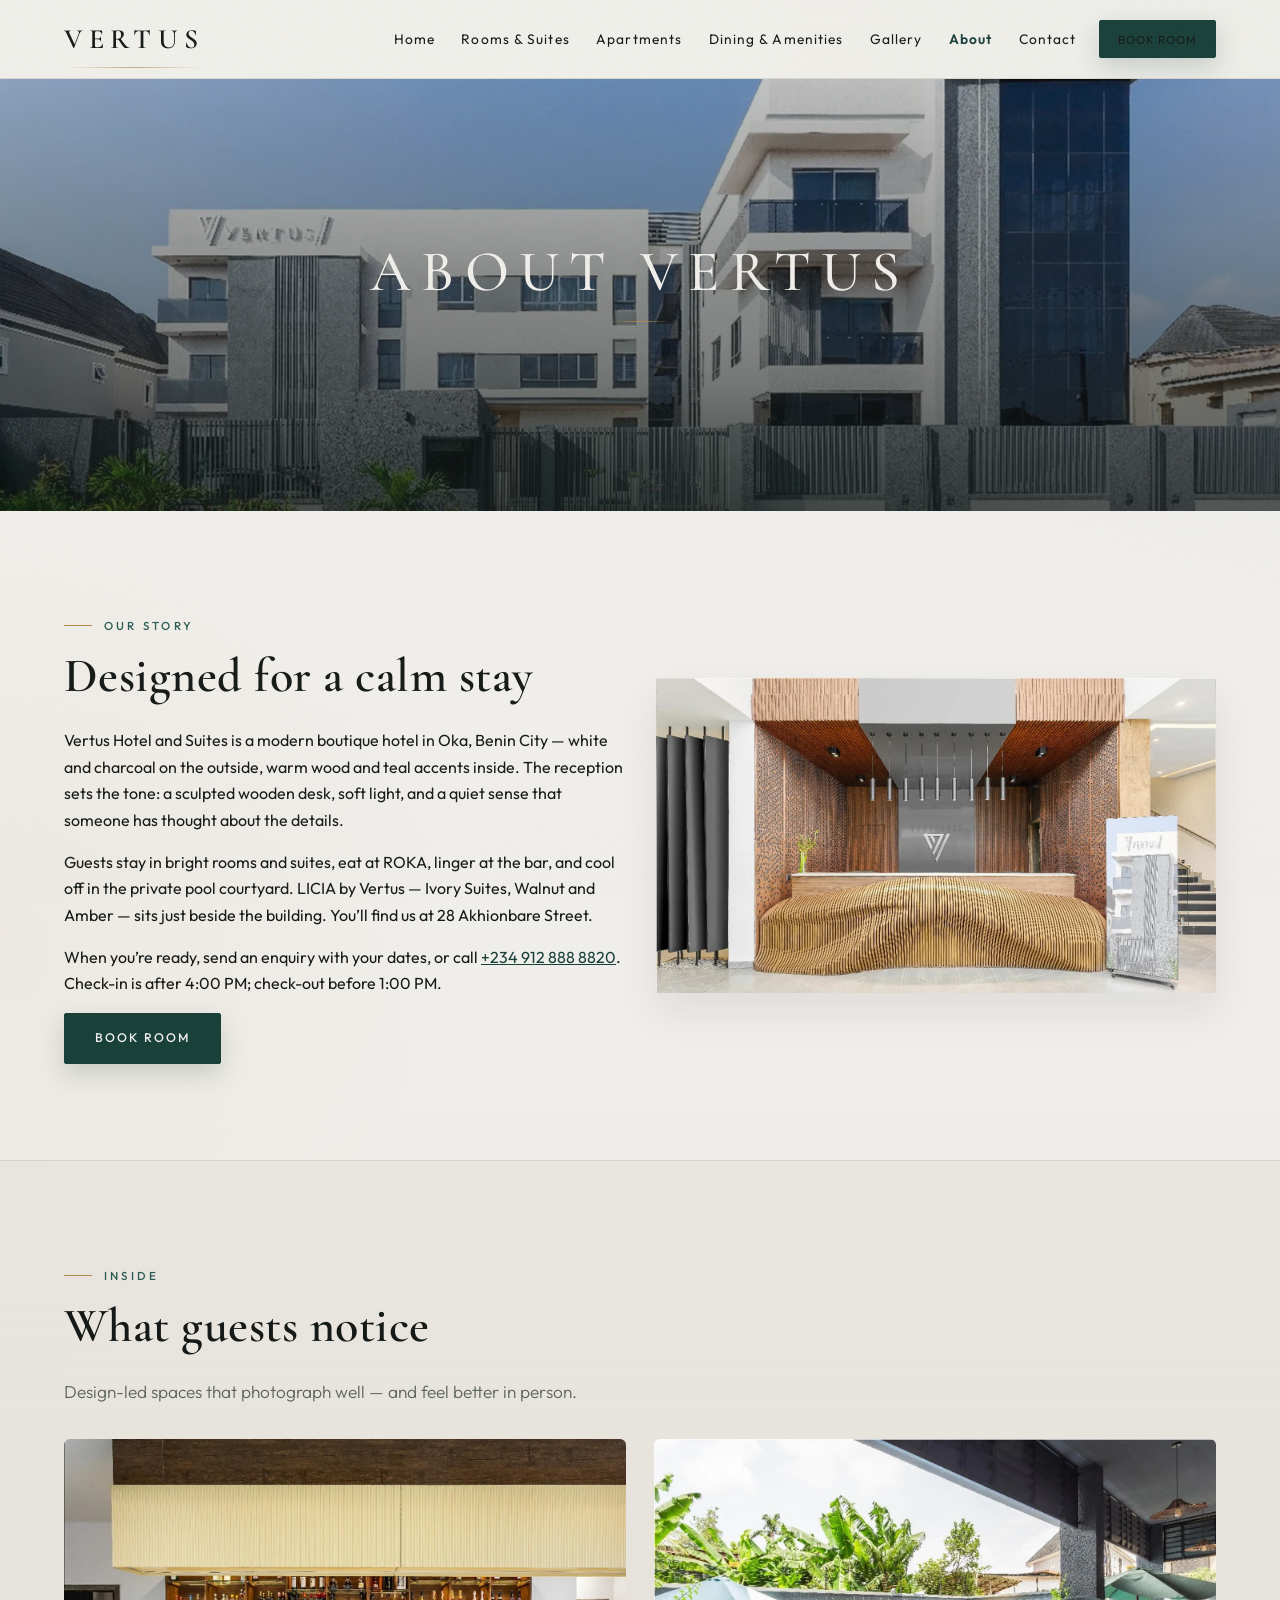
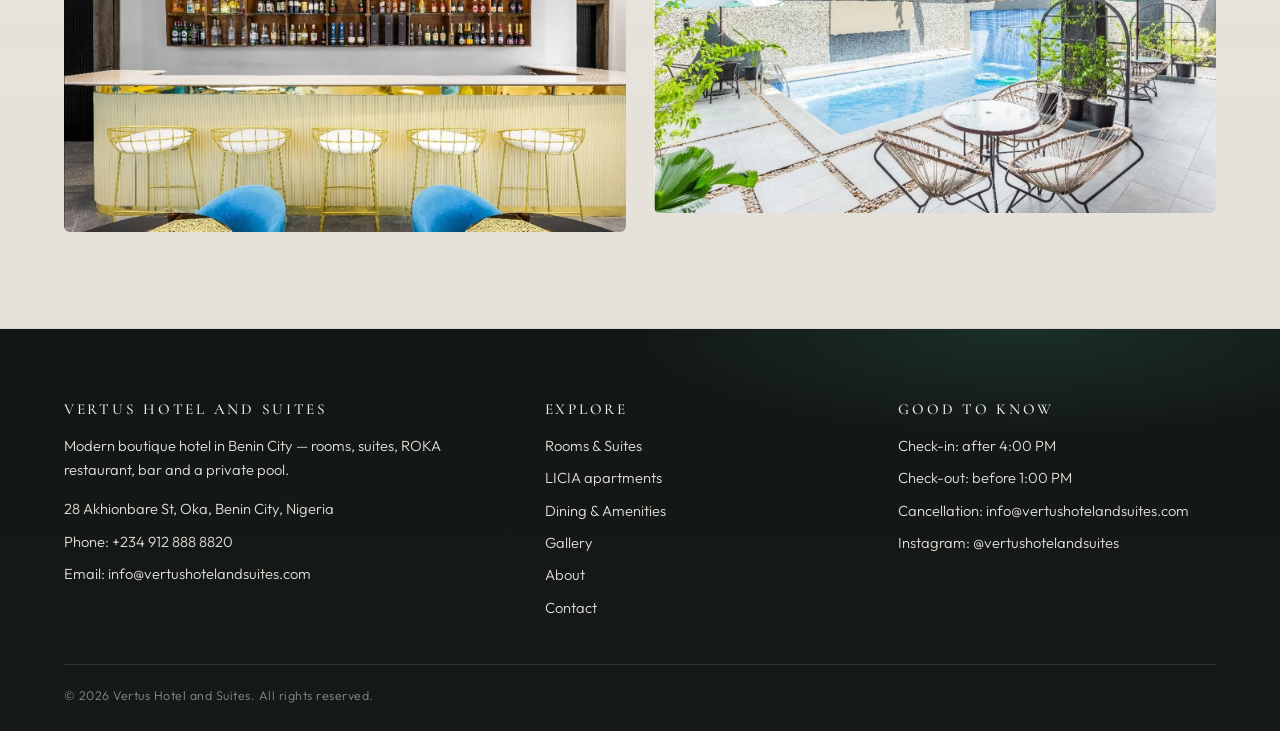
<file: about.html>
<!DOCTYPE html>
<html lang="en">
<head>
  <meta charset="UTF-8">
  <meta name="viewport" content="width=device-width, initial-scale=1.0">
  <title>About — Vertus Hotel and Suites, Benin City</title>
  <meta name="description" content="About Vertus Hotel and Suites in Oka, Benin City — a modern boutique hotel with design-led interiors, ROKA restaurant, bar and private pool.">
  <link rel="canonical" href="https://vertushotelandsuites.com/about.html">
  <meta property="og:url" content="https://vertushotelandsuites.com/about.html">
  <meta property="og:site_name" content="Vertus Hotel and Suites">
  <meta property="og:locale" content="en_NG">
  <meta property="og:type" content="website">
  <meta property="og:title" content="About — Vertus Hotel and Suites">
  <meta property="og:description" content="The story of Vertus Hotel and Suites in Benin City: the building, the stay, and the idea behind the hotel.">
  <meta property="og:image" content="https://vertushotelandsuites.com/assets/img/lobby.webp">
  <link rel="preconnect" href="https://fonts.googleapis.com">
  <link rel="preconnect" href="https://fonts.gstatic.com" crossorigin>
  <link href="https://fonts.googleapis.com/css2?family=Cormorant+Garamond:ital,wght@0,500;0,600;0,700;1,500&family=Outfit:wght@300;400;500;600&display=swap" rel="stylesheet">
  <link rel="stylesheet" href="css/style.css">
</head>
<body>

  <header class="site-header">
    <div class="container site-header__inner">
      <a class="brand" href="index.html">Vertus</a>
      <button class="nav-toggle" type="button" aria-expanded="false" aria-controls="site-nav" aria-label="Toggle navigation">
        <span></span><span></span><span></span>
      </button>
      <nav class="site-nav" id="site-nav" aria-label="Main">
        <ul>
          <li><a href="index.html">Home</a></li>
          <li><a href="rooms.html">Rooms &amp; Suites</a></li>
          <li><a href="licia.html">Apartments</a></li>
          <li><a href="dining.html">Dining &amp; Amenities</a></li>
          <li><a href="gallery.html">Gallery</a></li>
          <li><a href="about.html" aria-current="page">About</a></li>
          <li><a href="contact.html">Contact</a></li>
          <li class="nav-cta"><a class="btn btn--solid" href="contact.html#enquiry">Book room</a></li>
        </ul>
      </nav>
    </div>
  </header>

  <main>
    <section class="hero hero--page">
      <img class="hero__img" src="assets/img/exterior-day.webp" alt="Vertus Hotel exterior under a clear sky" fetchpriority="high" width="1600" height="952">
      <div class="hero__content">
        <h1>About Vertus</h1>
      </div>
    </section>

    <section class="section">
      <div class="container">
        <div class="location-block">
          <div class="reveal">
            <span class="eyebrow">Our story</span>
            <h2>Designed for a calm stay</h2>
            <p>Vertus Hotel and Suites is a modern boutique hotel in Oka, Benin City — white and charcoal on the outside, warm wood and teal accents inside. The reception sets the tone: a sculpted wooden desk, soft light, and a quiet sense that someone has thought about the details.</p>
            <p>Guests stay in bright rooms and suites, eat at ROKA, linger at the bar, and cool off in the private pool courtyard. LICIA by Vertus — Ivory Suites, Walnut and Amber — sits just beside the building. You’ll find us at 28 Akhionbare Street.</p>
            <p>When you’re ready, send an enquiry with your dates, or call <a href="tel:+2349128888820">+234 912 888 8820</a>. Check-in is after 4:00 PM; check-out before 1:00 PM.</p>
            <a class="btn btn--solid" href="contact.html#enquiry">Book room</a>
          </div>
          <img class="reveal" src="assets/img/lobby.webp" alt="Vertus reception lobby" loading="lazy" width="1400" height="900">
        </div>
      </div>
    </section>

    <section class="section section--sand">
      <div class="container">
        <div class="reveal">
          <span class="eyebrow">Inside</span>
          <h2>What guests notice</h2>
          <p class="lede">Design-led spaces that photograph well — and feel better in person.</p>
        </div>
        <div class="grid grid--2">
          <img class="reveal" src="assets/img/dining-bar-2.webp" alt="Bar with cream fluted front and gold trim" loading="lazy" width="1400" height="980" style="border-radius:6px">
          <img class="reveal" src="assets/img/amenity-pool.webp" alt="Private pool courtyard" loading="lazy" width="1400" height="932" style="border-radius:6px">
        </div>
      </div>
    </section>
  </main>

  <footer class="site-footer">
    <div class="container">
      <div class="site-footer__grid">
        <div>
          <h3>Vertus Hotel and Suites</h3>
          <p>Modern boutique hotel in Benin City — rooms, suites, ROKA restaurant, bar and a private pool.</p>
          <ul>
            <li>28 Akhionbare St, Oka, Benin City, Nigeria</li>
            <li>Phone: <a href="tel:+2349128888820">+234 912 888 8820</a></li>
            <li>Email: <a href="mailto:info@vertushotelandsuites.com">info@vertushotelandsuites.com</a></li>
          </ul>
        </div>
        <div>
          <h3>Explore</h3>
          <ul>
            <li><a href="rooms.html">Rooms &amp; Suites</a></li>
            <li><a href="licia.html" target="_blank" rel="noopener noreferrer">LICIA apartments</a></li>
            <li><a href="dining.html">Dining &amp; Amenities</a></li>
            <li><a href="gallery.html">Gallery</a></li>
            <li><a href="about.html">About</a></li>
            <li><a href="contact.html">Contact</a></li>
          </ul>
        </div>
        <div>
          <h3>Good to know</h3>
          <ul>
            <li>Check-in: after 4:00 PM</li>
            <li>Check-out: before 1:00 PM</li>
            <li>Cancellation: <a href="mailto:info@vertushotelandsuites.com">info@vertushotelandsuites.com</a></li>
            <li>Instagram: <a href="https://www.instagram.com/vertushotelandsuites/" target="_blank" rel="noopener noreferrer">@vertushotelandsuites</a></li>
          </ul>
        </div>
      </div>
      <div class="site-footer__legal">
        <span>&copy; 2026 Vertus Hotel and Suites. All rights reserved.</span>
      </div>
    </div>
  </footer>

  <script src="js/main.js" defer></script>
</body>
</html>
</file>
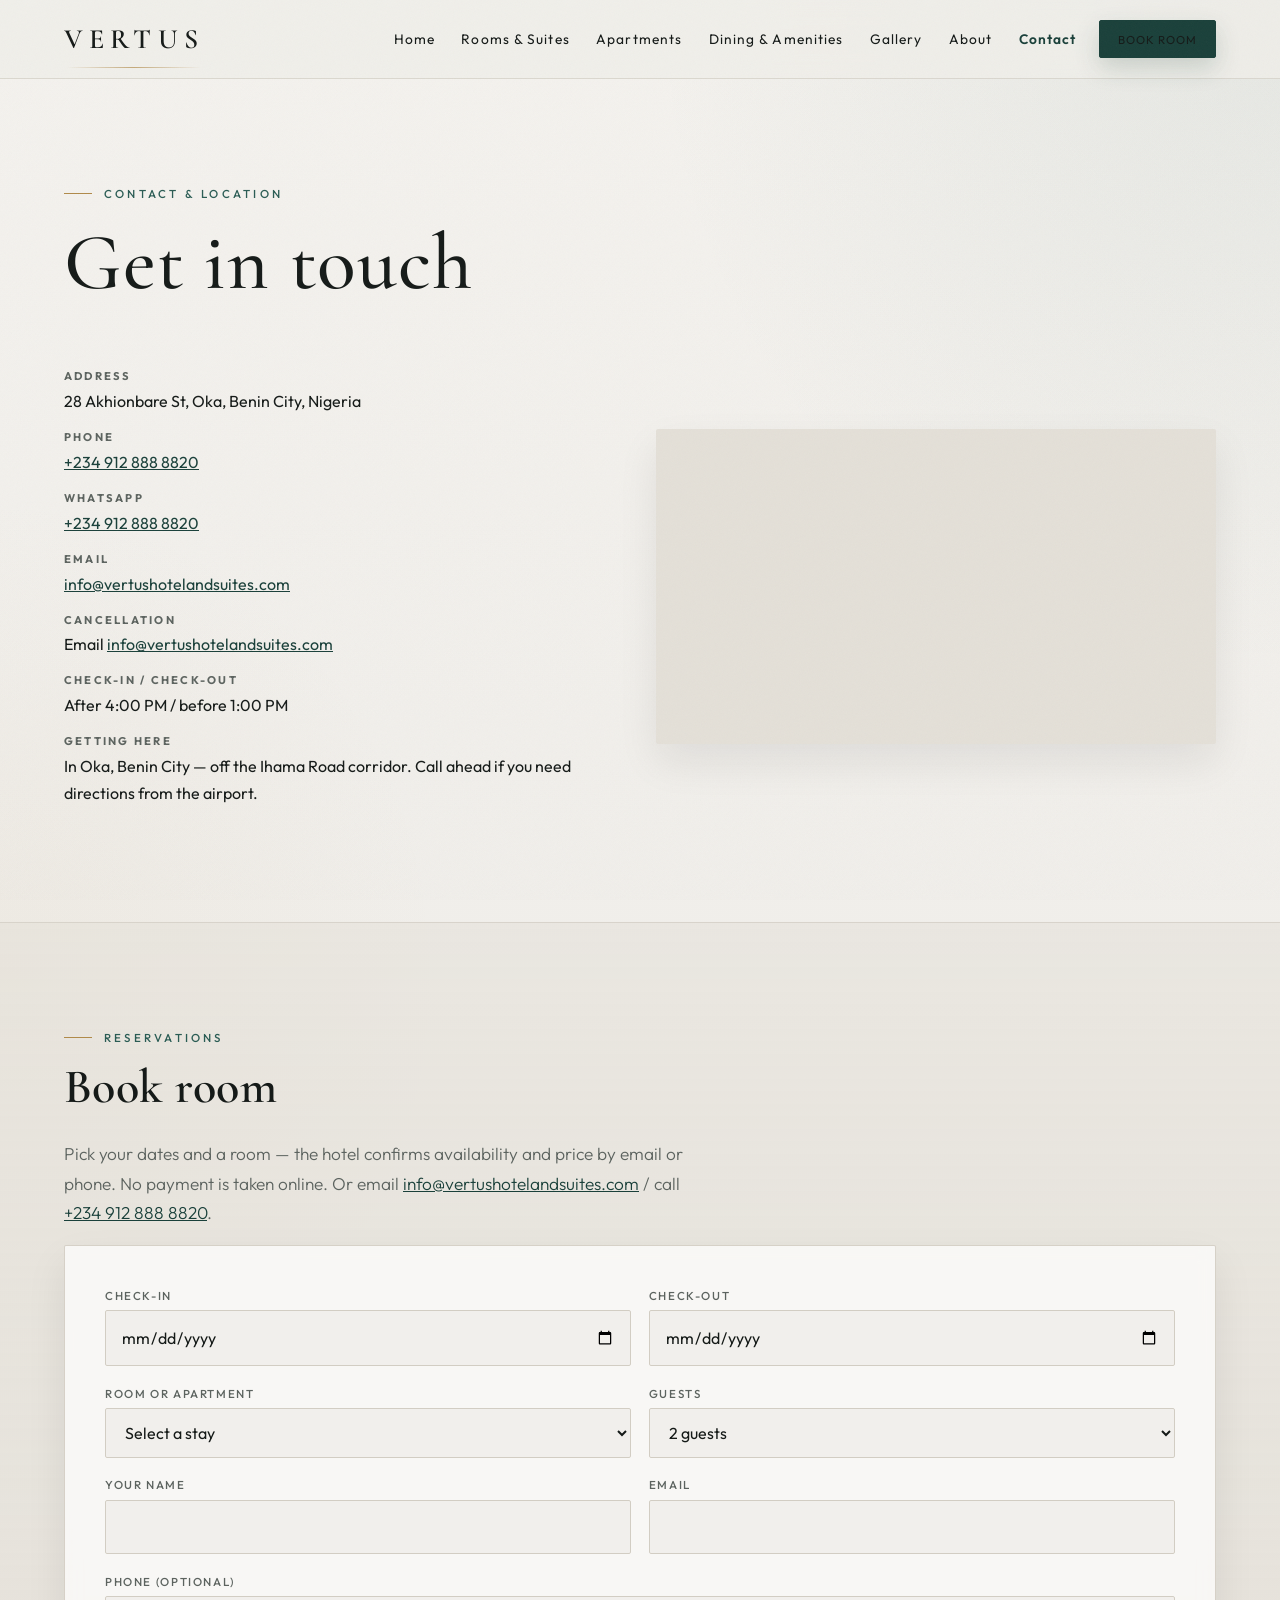
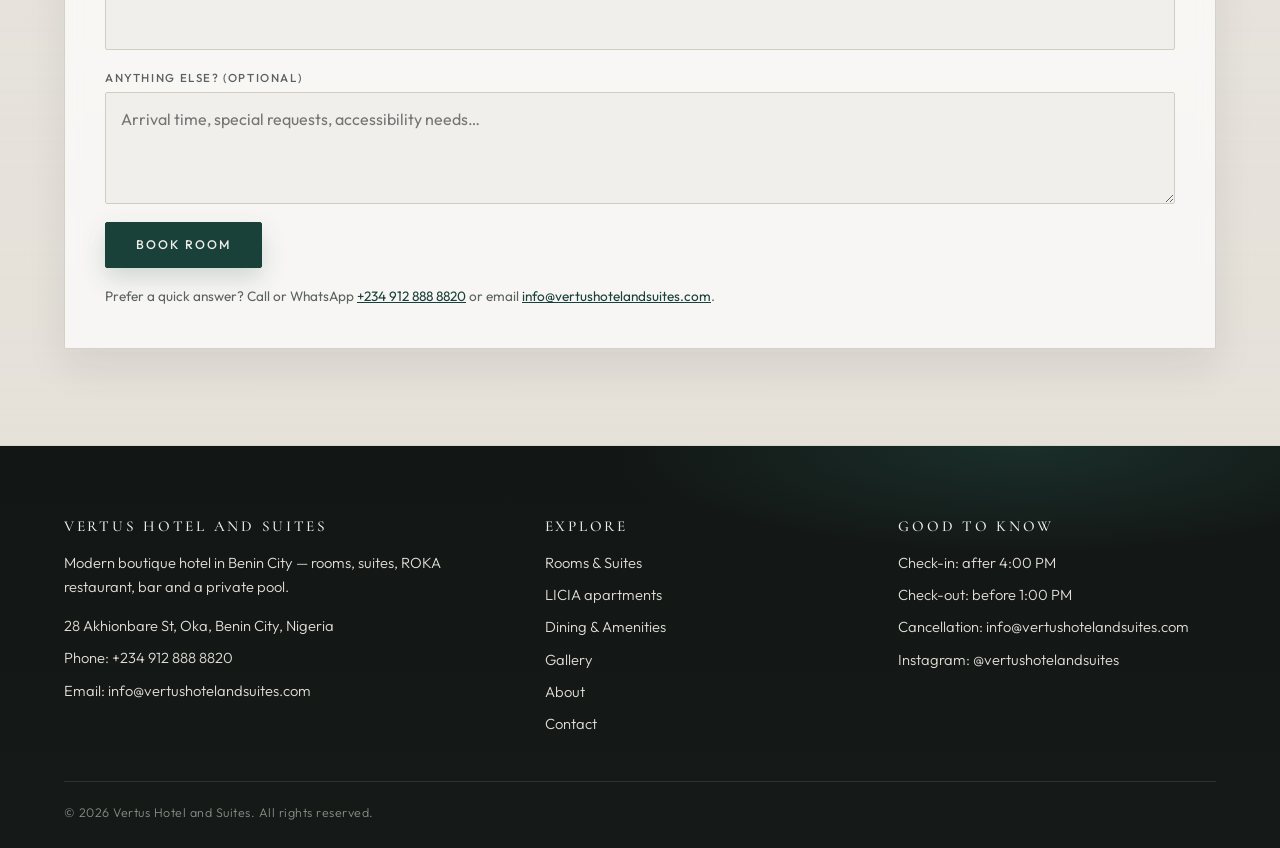
<file: contact.html>
<!DOCTYPE html>
<html lang="en">
<head>
  <meta charset="UTF-8">
  <meta name="viewport" content="width=device-width, initial-scale=1.0">
  <title>Contact &amp; Location — Vertus Hotel and Suites, Benin City</title>
  <meta name="description" content="Contact Vertus Hotel and Suites at 28 Akhionbare St, Oka, Benin City. Call +234 912 888 8820 or send a booking enquiry.">
  <link rel="canonical" href="https://vertushotelandsuites.com/contact.html">
  <meta property="og:url" content="https://vertushotelandsuites.com/contact.html">
  <meta property="og:site_name" content="Vertus Hotel and Suites">
  <meta property="og:locale" content="en_NG">
  <meta property="og:type" content="website">
  <meta property="og:title" content="Contact &amp; Location — Vertus Hotel and Suites">
  <meta property="og:description" content="Address, map, phone and a direct booking enquiry form for Vertus Hotel and Suites, Benin City.">
  <meta property="og:image" content="https://vertushotelandsuites.com/assets/img/exterior-day.webp">
  <link rel="preconnect" href="https://fonts.googleapis.com">
  <link rel="preconnect" href="https://fonts.gstatic.com" crossorigin>
  <link href="https://fonts.googleapis.com/css2?family=Cormorant+Garamond:ital,wght@0,500;0,600;0,700;1,500&family=Outfit:wght@300;400;500;600&display=swap" rel="stylesheet">
  <link rel="stylesheet" href="css/style.css">
</head>
<body>

  <header class="site-header">
    <div class="container site-header__inner">
      <a class="brand" href="index.html">Vertus</a>
      <button class="nav-toggle" type="button" aria-expanded="false" aria-controls="site-nav" aria-label="Toggle navigation">
        <span></span><span></span><span></span>
      </button>
      <nav class="site-nav" id="site-nav" aria-label="Main">
        <ul>
          <li><a href="index.html">Home</a></li>
          <li><a href="rooms.html">Rooms &amp; Suites</a></li>
          <li><a href="licia.html">Apartments</a></li>
          <li><a href="dining.html">Dining &amp; Amenities</a></li>
          <li><a href="gallery.html">Gallery</a></li>
          <li><a href="about.html">About</a></li>
          <li><a href="contact.html" aria-current="page">Contact</a></li>
          <li class="nav-cta"><a class="btn btn--solid" href="#enquiry">Book room</a></li>
        </ul>
      </nav>
    </div>
  </header>

  <main>
    <section class="section">
      <div class="container">
        <div class="reveal">
          <span class="eyebrow">Contact &amp; Location</span>
          <h1>Get in touch</h1>
        </div>

        <div class="location-block">
          <div class="reveal">
            <ul class="contact-list">
              <li><strong>Address</strong> 28 Akhionbare St, Oka, Benin City, Nigeria</li>
              <li><strong>Phone</strong> <a href="tel:+2349128888820">+234 912 888 8820</a></li>
              <li><strong>WhatsApp</strong> <a href="https://wa.me/2349128888820">+234 912 888 8820</a></li>
              <li><strong>Email</strong> <a href="mailto:info@vertushotelandsuites.com">info@vertushotelandsuites.com</a></li>
              <li><strong>Cancellation</strong> Email <a href="mailto:info@vertushotelandsuites.com">info@vertushotelandsuites.com</a></li>
              <li><strong>Check-in / Check-out</strong> After 4:00 PM / before 1:00 PM</li>
              <li><strong>Getting here</strong> In Oka, Benin City — off the Ihama Road corridor. Call ahead if you need directions from the airport.</li>
            </ul>
          </div>
          <iframe
            class="map-embed reveal"
            title="Map showing Vertus Hotel and Suites in Benin City"
            src="https://www.google.com/maps?q=28+Akhionbare+St,+Oka,+Benin+City,+Nigeria&amp;z=16&amp;output=embed"
            loading="lazy"
            referrerpolicy="no-referrer-when-downgrade"
            allowfullscreen></iframe>
        </div>
      </div>
    </section>

    <section class="section section--sand" id="enquiry">
      <div class="container">
        <div class="reveal">
          <span class="eyebrow">Reservations</span>
          <h2>Book room</h2>
          <p class="lede">Pick your dates and a room — the hotel confirms availability and price by email or phone. No payment is taken online. Or email <a href="mailto:info@vertushotelandsuites.com">info@vertushotelandsuites.com</a> / call <a href="tel:+2349128888820">+234 912 888 8820</a>.</p>
        </div>

        <form class="enquiry-form reveal" novalidate>
          <div class="form-row form-row--2">
            <div class="field">
              <label for="checkin">Check-in</label>
              <input type="date" id="checkin" name="checkin" required>
            </div>
            <div class="field">
              <label for="checkout">Check-out</label>
              <input type="date" id="checkout" name="checkout" required>
            </div>
          </div>

          <div class="form-row form-row--2">
            <div class="field">
              <label for="room">Room or apartment</label>
              <select id="room" name="room" required>
                <option value="">Select a stay</option>
                <option value="standard">Standard Room — ₦90,000</option>
                <option value="deluxe">Deluxe Room — ₦100,000</option>
                <option value="executive-deluxe">Executive Deluxe — ₦150,000</option>
                <option value="one-bedroom-suite">1 Bedroom Suite — ₦180,000</option>
                <option value="presidential">One Bedroom Presidential — ₦200,000</option>
                <option value="licia-ivory">LICIA — Ivory Suites</option>
                <option value="licia-walnut">LICIA — Walnut</option>
                <option value="licia-amber">LICIA — Amber</option>
                <option value="unsure">Not sure — recommend one</option>
              </select>
            </div>
            <div class="field">
              <label for="guests">Guests</label>
              <select id="guests" name="guests" required>
                <option value="1">1 guest</option>
                <option value="2" selected>2 guests</option>
                <option value="3">3 guests</option>
                <option value="4">4 guests</option>
                <option value="5+">5 or more</option>
              </select>
            </div>
          </div>

          <div class="form-row form-row--2">
            <div class="field">
              <label for="name">Your name</label>
              <input type="text" id="name" name="name" autocomplete="name" required>
            </div>
            <div class="field">
              <label for="email">Email</label>
              <input type="email" id="email" name="email" autocomplete="email" required>
            </div>
          </div>

          <div class="field">
            <label for="phone">Phone (optional)</label>
            <input type="tel" id="phone" name="phone" autocomplete="tel">
          </div>

          <div class="field">
            <label for="message">Anything else? (optional)</label>
            <textarea id="message" name="message" placeholder="Arrival time, special requests, accessibility needs…"></textarea>
          </div>

          <div>
            <button class="btn btn--solid" type="submit">Book room</button>
          </div>
          <p class="form-note">Prefer a quick answer? Call or WhatsApp <a href="tel:+2349128888820">+234 912 888 8820</a> or email <a href="mailto:info@vertushotelandsuites.com">info@vertushotelandsuites.com</a>.</p>
        </form>
      </div>
    </section>
  </main>

  <footer class="site-footer">
    <div class="container">
      <div class="site-footer__grid">
        <div>
          <h3>Vertus Hotel and Suites</h3>
          <p>Modern boutique hotel in Benin City — rooms, suites, ROKA restaurant, bar and a private pool.</p>
          <ul>
            <li>28 Akhionbare St, Oka, Benin City, Nigeria</li>
            <li>Phone: <a href="tel:+2349128888820">+234 912 888 8820</a></li>
            <li>Email: <a href="mailto:info@vertushotelandsuites.com">info@vertushotelandsuites.com</a></li>
          </ul>
        </div>
        <div>
          <h3>Explore</h3>
          <ul>
            <li><a href="rooms.html">Rooms &amp; Suites</a></li>
            <li><a href="licia.html" target="_blank" rel="noopener noreferrer">LICIA apartments</a></li>
            <li><a href="dining.html">Dining &amp; Amenities</a></li>
            <li><a href="gallery.html">Gallery</a></li>
            <li><a href="about.html">About</a></li>
            <li><a href="contact.html">Contact</a></li>
          </ul>
        </div>
        <div>
          <h3>Good to know</h3>
          <ul>
            <li>Check-in: after 4:00 PM</li>
            <li>Check-out: before 1:00 PM</li>
            <li>Cancellation: <a href="mailto:info@vertushotelandsuites.com">info@vertushotelandsuites.com</a></li>
            <li>Instagram: <a href="https://www.instagram.com/vertushotelandsuites/" target="_blank" rel="noopener noreferrer">@vertushotelandsuites</a></li>
          </ul>
        </div>
      </div>
      <div class="site-footer__legal">
        <span>&copy; 2026 Vertus Hotel and Suites. All rights reserved.</span>
      </div>
    </div>
  </footer>

  <script src="js/main.js" defer></script>
</body>
</html>
</file>
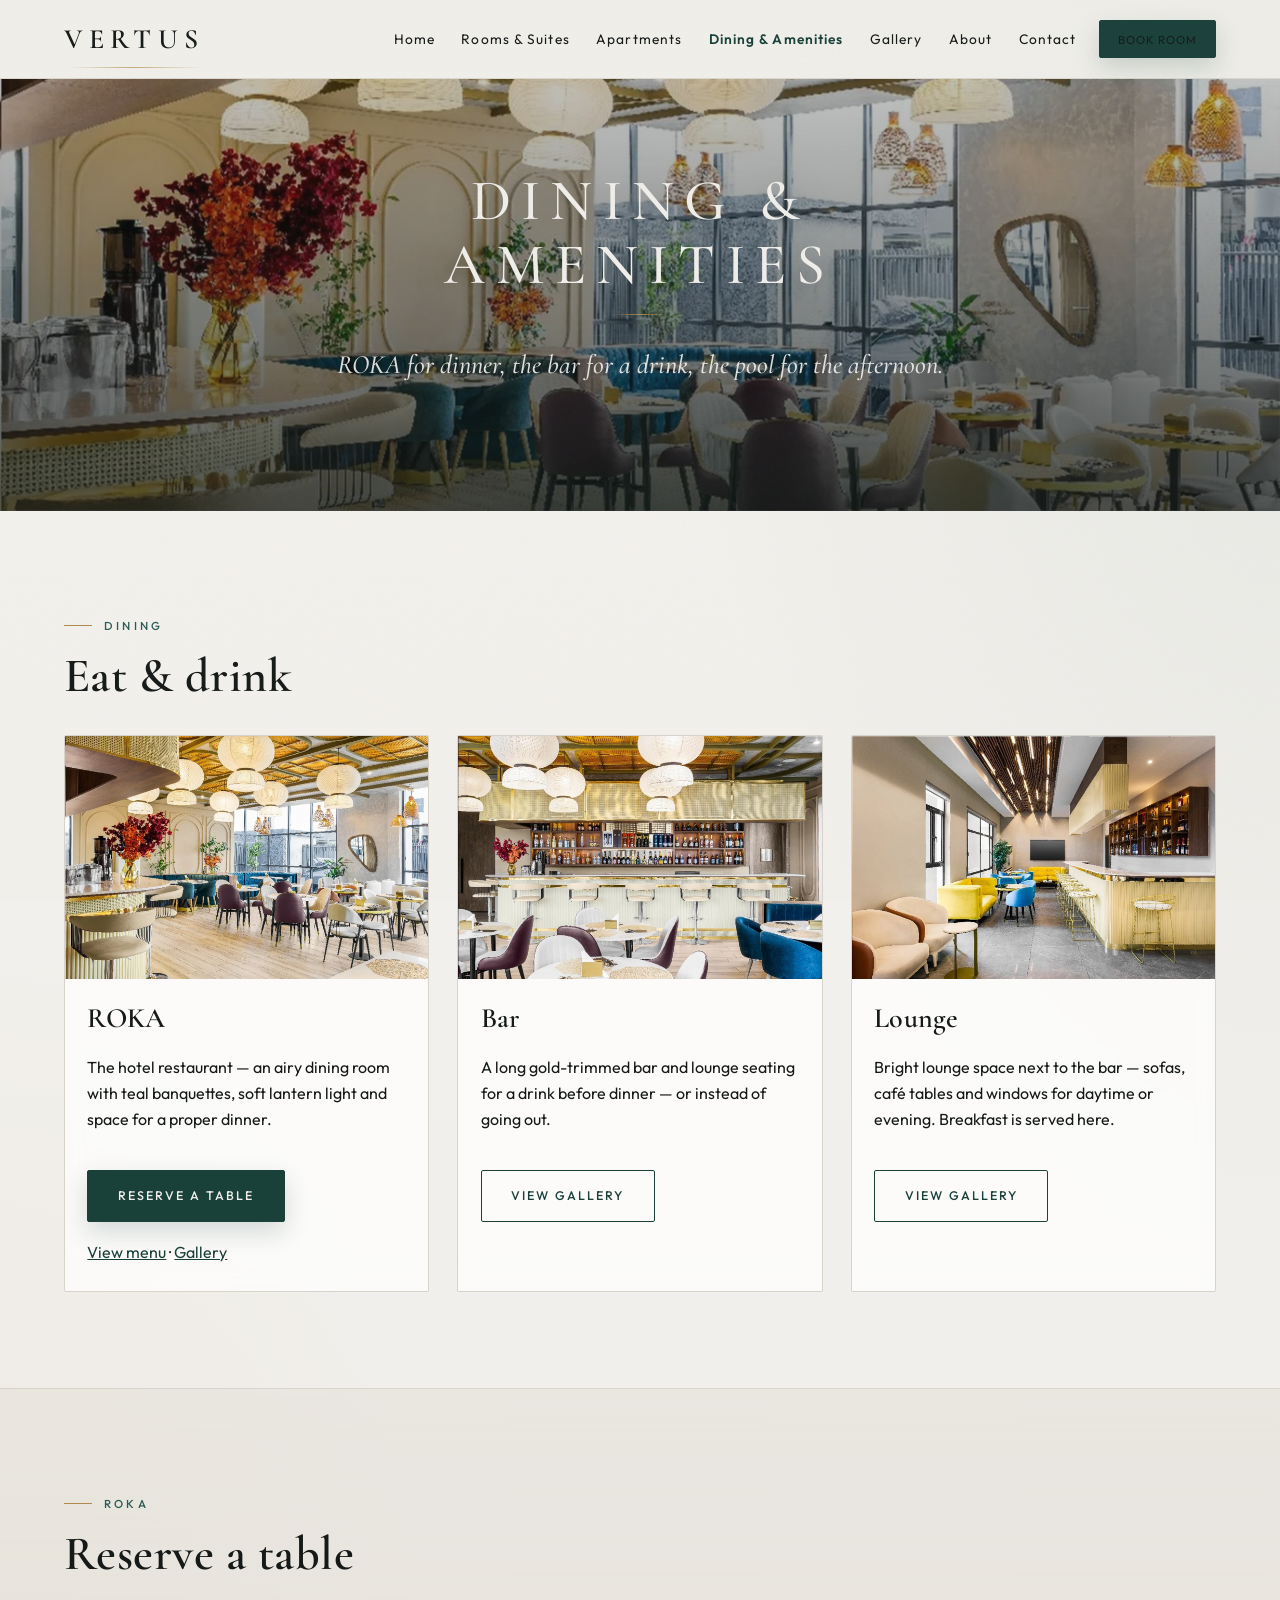
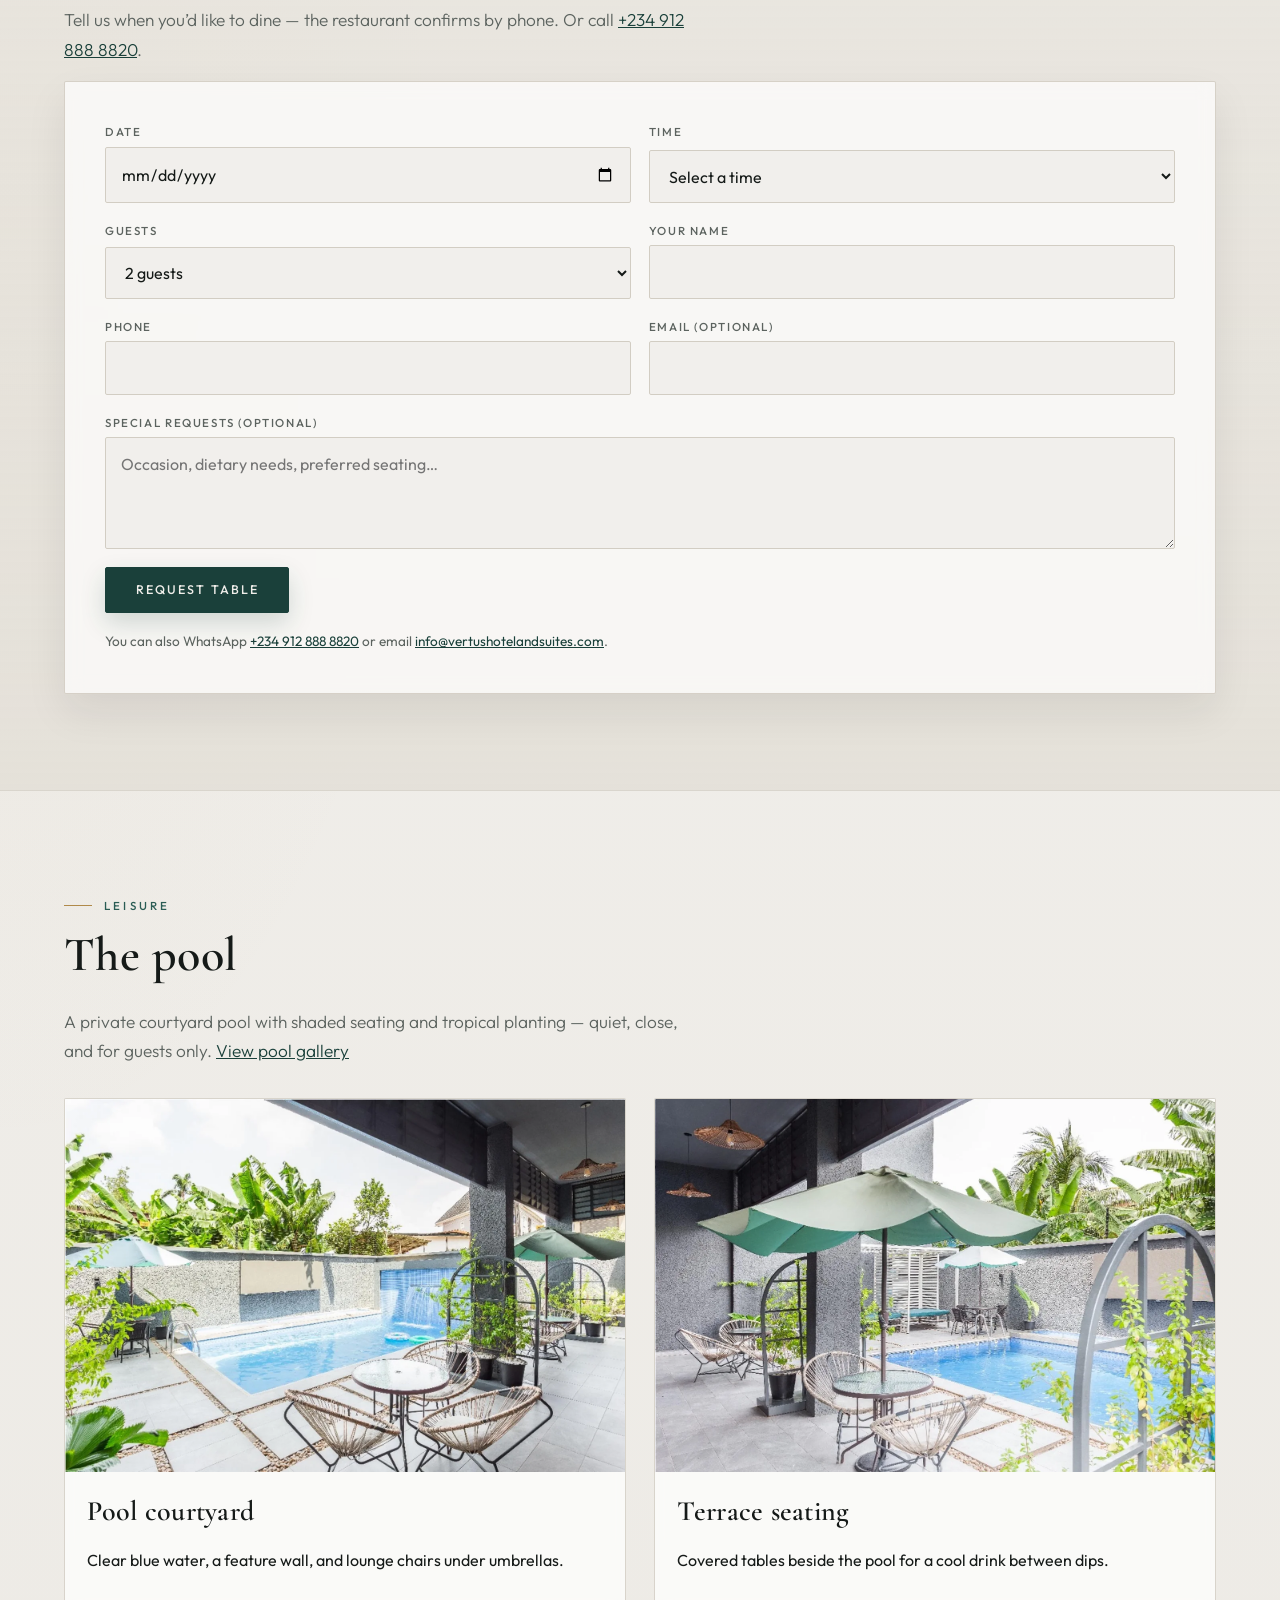
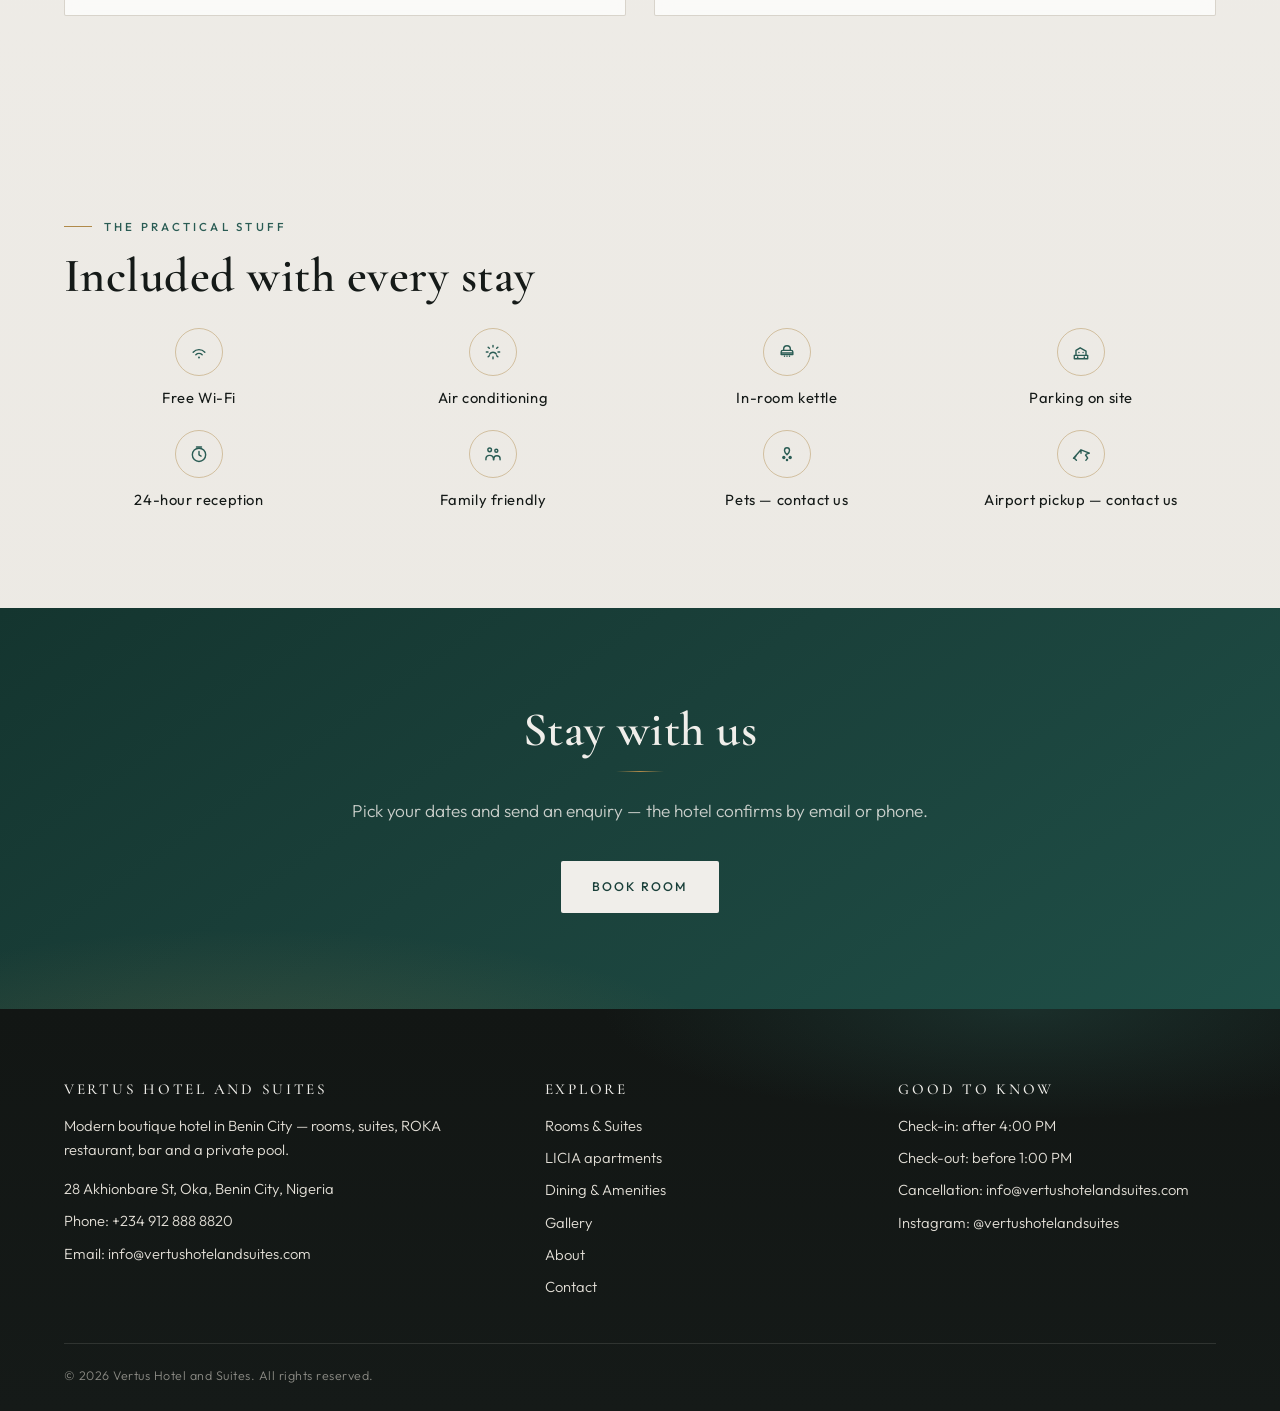
<file: dining.html>
<!DOCTYPE html>
<html lang="en">
<head>
  <meta charset="UTF-8">
  <meta name="viewport" content="width=device-width, initial-scale=1.0">
  <title>Dining &amp; Amenities — Vertus Hotel and Suites, Benin City</title>
  <meta name="description" content="Dining and amenities at Vertus Hotel and Suites, Benin City: ROKA restaurant, bar and lounge, and a private pool courtyard.">
  <link rel="canonical" href="https://vertushotelandsuites.com/dining.html">
  <meta property="og:url" content="https://vertushotelandsuites.com/dining.html">
  <meta property="og:site_name" content="Vertus Hotel and Suites">
  <meta property="og:locale" content="en_NG">
  <meta property="og:type" content="website">
  <meta property="og:title" content="Dining &amp; Amenities — Vertus Hotel and Suites">
  <meta property="og:description" content="ROKA restaurant, bar and lounge, and a private pool at Vertus Hotel and Suites, Benin City.">
  <meta property="og:image" content="https://vertushotelandsuites.com/assets/img/dining-restaurant.webp">
  <link rel="preconnect" href="https://fonts.googleapis.com">
  <link rel="preconnect" href="https://fonts.gstatic.com" crossorigin>
  <link href="https://fonts.googleapis.com/css2?family=Cormorant+Garamond:ital,wght@0,500;0,600;0,700;1,500&family=Outfit:wght@300;400;500;600&display=swap" rel="stylesheet">
  <link rel="stylesheet" href="css/style.css">
</head>
<body>

  <header class="site-header">
    <div class="container site-header__inner">
      <a class="brand" href="index.html">Vertus</a>
      <button class="nav-toggle" type="button" aria-expanded="false" aria-controls="site-nav" aria-label="Toggle navigation">
        <span></span><span></span><span></span>
      </button>
      <nav class="site-nav" id="site-nav" aria-label="Main">
        <ul>
          <li><a href="index.html">Home</a></li>
          <li><a href="rooms.html">Rooms &amp; Suites</a></li>
          <li><a href="licia.html">Apartments</a></li>
          <li><a href="dining.html" aria-current="page">Dining &amp; Amenities</a></li>
          <li><a href="gallery.html">Gallery</a></li>
          <li><a href="about.html">About</a></li>
          <li><a href="contact.html">Contact</a></li>
          <li class="nav-cta"><a class="btn btn--solid" href="contact.html#enquiry">Book room</a></li>
        </ul>
      </nav>
    </div>
  </header>

  <main>
    <section class="hero hero--page">
      <img class="hero__img" src="assets/img/dining-restaurant.webp" alt="ROKA restaurant with teal banquettes and lantern lighting" fetchpriority="high" width="1400" height="932">
      <div class="hero__content">
        <h1>Dining &amp; Amenities</h1>
        <p class="hero__tagline">ROKA for dinner, the bar for a drink, the pool for the afternoon.</p>
      </div>
    </section>

    <section class="section">
      <div class="container">
        <div class="reveal">
          <span class="eyebrow">Dining</span>
          <h2>Eat &amp; drink</h2>
        </div>
        <div class="grid grid--3">
          <article class="card reveal" id="roka" style="scroll-margin-top:5.5rem">
            <a href="#reserve" class="card__media-link" aria-label="Reserve a table at ROKA">
              <img src="assets/img/dining-restaurant.webp" alt="ROKA dining room with jewel-toned seating" loading="lazy" width="1400" height="932">
            </a>
            <div class="card__body">
              <h3><a href="#reserve" style="color:inherit;text-decoration:none">ROKA</a></h3>
              <p>The hotel restaurant — an airy dining room with teal banquettes, soft lantern light and space for a proper dinner.</p>
              <a class="btn btn--solid" href="#reserve">Reserve a table</a>
              <p style="margin:0.75rem 0 0">
                <a href="menu.html" target="_blank" rel="noopener noreferrer">View menu</a> ·
                <a href="gallery.html#roka">Gallery</a>
              </p>
            </div>
          </article>
          <article class="card reveal" id="bar" style="scroll-margin-top:5.5rem">
            <img src="assets/img/dining-bar.webp" alt="Hotel bar with gold accents and velvet chairs" loading="lazy" width="1400" height="933">
            <div class="card__body">
              <h3>Bar</h3>
              <p>A long gold-trimmed bar and lounge seating for a drink before dinner — or instead of going out.</p>
              <a class="btn btn--ghost" href="gallery.html#bar">View gallery</a>
            </div>
          </article>
          <article class="card reveal" id="lounge" style="scroll-margin-top:5.5rem">
            <img src="assets/img/dining-lounge.webp" alt="Lounge seating with yellow sofas beside the bar" loading="lazy" width="1400" height="933">
            <div class="card__body">
              <h3>Lounge</h3>
              <p>Bright lounge space next to the bar — sofas, café tables and windows for daytime or evening. Breakfast is served here.</p>
              <a class="btn btn--ghost" href="gallery.html#bar">View gallery</a>
            </div>
          </article>
        </div>
      </div>
    </section>

    <section class="section section--sand" id="reserve" style="scroll-margin-top:5.5rem">
      <div class="container">
        <div class="reveal">
          <span class="eyebrow">ROKA</span>
          <h2>Reserve a table</h2>
          <p class="lede">Tell us when you’d like to dine — the restaurant confirms by phone. Or call <a href="tel:+2349128888820">+234 912 888 8820</a>.</p>
        </div>
        <form class="enquiry-form reveal" data-success="Thank you. Call or WhatsApp +234 912 888 8820 to confirm your table.">
          <div class="form-row form-row--2">
            <div class="field">
              <label for="reserve-date">Date</label>
              <input type="date" id="reserve-date" name="date" required>
            </div>
            <div class="field">
              <label for="reserve-time">Time</label>
              <select id="reserve-time" name="time" required>
                <option value="">Select a time</option>
                <option value="12:00">12:00 PM</option>
                <option value="13:00">1:00 PM</option>
                <option value="14:00">2:00 PM</option>
                <option value="18:00">6:00 PM</option>
                <option value="19:00">7:00 PM</option>
                <option value="20:00">8:00 PM</option>
                <option value="21:00">9:00 PM</option>
              </select>
            </div>
          </div>
          <div class="form-row form-row--2">
            <div class="field">
              <label for="reserve-guests">Guests</label>
              <select id="reserve-guests" name="guests" required>
                <option value="1">1 guest</option>
                <option value="2" selected>2 guests</option>
                <option value="3">3 guests</option>
                <option value="4">4 guests</option>
                <option value="5">5 guests</option>
                <option value="6+">6 or more</option>
              </select>
            </div>
            <div class="field">
              <label for="reserve-name">Your name</label>
              <input type="text" id="reserve-name" name="name" autocomplete="name" required>
            </div>
          </div>
          <div class="form-row form-row--2">
            <div class="field">
              <label for="reserve-phone">Phone</label>
              <input type="tel" id="reserve-phone" name="phone" autocomplete="tel" required>
            </div>
            <div class="field">
              <label for="reserve-email">Email (optional)</label>
              <input type="email" id="reserve-email" name="email" autocomplete="email">
            </div>
          </div>
          <div class="field">
            <label for="reserve-notes">Special requests (optional)</label>
            <textarea id="reserve-notes" name="notes" placeholder="Occasion, dietary needs, preferred seating…"></textarea>
          </div>
          <div>
            <button class="btn btn--solid" type="submit">Request table</button>
          </div>
          <p class="form-note">You can also WhatsApp <a href="https://wa.me/2349128888820">+234 912 888 8820</a> or email <a href="mailto:info@vertushotelandsuites.com">info@vertushotelandsuites.com</a>.</p>
        </form>
      </div>
    </section>

    <section class="section">
      <div class="container">
        <div class="reveal">
          <span class="eyebrow">Leisure</span>
          <h2 id="pool" style="scroll-margin-top:5.5rem">The pool</h2>
          <p class="lede">A private courtyard pool with shaded seating and tropical planting — quiet, close, and for guests only. <a href="gallery.html#pool">View pool gallery</a></p>
        </div>
        <div class="grid grid--2">
          <article class="card reveal">
            <img src="assets/img/amenity-pool.webp" alt="Pool courtyard seen from the covered terrace" loading="lazy" width="1400" height="932">
            <div class="card__body">
              <h3>Pool courtyard</h3>
              <p>Clear blue water, a feature wall, and lounge chairs under umbrellas.</p>
            </div>
          </article>
          <article class="card reveal">
            <img src="assets/img/amenity-pool-2.webp" alt="Covered terrace seating overlooking the pool" loading="lazy" width="1400" height="977">
            <div class="card__body">
              <h3>Terrace seating</h3>
              <p>Covered tables beside the pool for a cool drink between dips.</p>
            </div>
          </article>
        </div>
      </div>
    </section>

    <section class="section amenities-band">
      <div class="container">
        <div class="reveal">
          <span class="eyebrow">The practical stuff</span>
          <h2>Included with every stay</h2>
        </div>
        <ul class="reveal">
          <li>
            <span class="amenity-mark" aria-hidden="true"><svg viewBox="0 0 24 24"><path d="M5 12.2a9.5 9.5 0 0 1 14 0M8.2 15.4a5.5 5.5 0 0 1 7.6 0"/><circle class="icon-dot" cx="12" cy="18.6" r="1.15"/></svg></span>
            Free Wi-Fi
          </li>
          <li>
            <span class="amenity-mark" aria-hidden="true"><svg viewBox="0 0 24 24"><path d="M12 4v2M12 18v2M4 12h2M18 12h2M6.2 6.2l1.4 1.4M16.4 16.4l1.4 1.4M17.8 6.2l-1.4 1.4M7.6 16.4l-1.4 1.4"/><path d="M8 14.5c2-3 6-3 8 0"/></svg></span>
            Air conditioning
          </li>
          <li>
            <span class="amenity-mark" aria-hidden="true"><svg viewBox="0 0 24 24"><path d="M7 10h10a2 2 0 0 1 2 2v1H5v-1a2 2 0 0 1 2-2ZM5 13h14v2H5zM8 10V8.5A4 4 0 0 1 16 8.5V10M9 17h.01M12 17h.01M15 17h.01"/></svg></span>
            In-room kettle
          </li>
          <li>
            <span class="amenity-mark" aria-hidden="true"><svg viewBox="0 0 24 24"><path d="M4 16h16v4H4zM6 16V10l5-3 7 4v5M8 20v-2M16 20v-2M9.5 12.5h.01M14.5 12.5h.01"/></svg></span>
            Parking on site
          </li>
          <li>
            <span class="amenity-mark" aria-hidden="true"><svg viewBox="0 0 24 24"><circle cx="12" cy="13" r="8"/><path d="M12 9v4l2.5 1.5M9 3.5h6"/></svg></span>
            24-hour reception
          </li>
          <li>
            <span class="amenity-mark" aria-hidden="true"><svg viewBox="0 0 24 24"><circle cx="8" cy="7" r="2.2"/><circle cx="16" cy="8" r="1.8"/><path d="M3.5 19v-1.2A4.2 4.2 0 0 1 7.7 13.6h.6A4.2 4.2 0 0 1 12.5 17.8V19M13 19v-1.4a3.6 3.6 0 0 1 3.5-3.5h.4A3.6 3.6 0 0 1 20.5 17.7V19"/></svg></span>
            Family friendly
          </li>
          <li>
            <a href="contact.html" style="color:inherit;text-decoration:none">
              <span class="amenity-mark" aria-hidden="true"><svg viewBox="0 0 24 24"><path d="M12 4.5c1.7 0 3 1.4 3 3.2 0 2.4-3 5.3-3 5.3S9 10.1 9 7.7c0-1.8 1.3-3.2 3-3.2Z"/><circle class="icon-dot" cx="8.2" cy="16.2" r="2"/><circle class="icon-dot" cx="15.8" cy="16.2" r="2"/><circle class="icon-dot" cx="12" cy="19.2" r="1.5"/></svg></span>
              Pets — contact us
            </a>
          </li>
          <li>
            <a href="contact.html" style="color:inherit;text-decoration:none">
              <span class="amenity-mark" aria-hidden="true"><svg viewBox="0 0 24 24"><path d="M3 17 12 7l10 4-3.5 1.2M12 7v4M6.5 19.5 4 17l2.2-3.2M17.5 13.2 20 17l-2.2 2.6"/></svg></span>
              Airport pickup — contact us
            </a>
          </li>
        </ul>
      </div>
    </section>

    <section class="section section--accent cta-banner">
      <div class="container reveal">
        <h2>Stay with us</h2>
        <p class="lede" style="margin-inline:auto">Pick your dates and send an enquiry — the hotel confirms by email or phone.</p>
        <a class="btn btn--light" href="contact.html#enquiry">Book room</a>
      </div>
    </section>
  </main>

  <footer class="site-footer">
    <div class="container">
      <div class="site-footer__grid">
        <div>
          <h3>Vertus Hotel and Suites</h3>
          <p>Modern boutique hotel in Benin City — rooms, suites, ROKA restaurant, bar and a private pool.</p>
          <ul>
            <li>28 Akhionbare St, Oka, Benin City, Nigeria</li>
            <li>Phone: <a href="tel:+2349128888820">+234 912 888 8820</a></li>
            <li>Email: <a href="mailto:info@vertushotelandsuites.com">info@vertushotelandsuites.com</a></li>
          </ul>
        </div>
        <div>
          <h3>Explore</h3>
          <ul>
            <li><a href="rooms.html">Rooms &amp; Suites</a></li>
            <li><a href="licia.html" target="_blank" rel="noopener noreferrer">LICIA apartments</a></li>
            <li><a href="dining.html">Dining &amp; Amenities</a></li>
            <li><a href="gallery.html">Gallery</a></li>
            <li><a href="about.html">About</a></li>
            <li><a href="contact.html">Contact</a></li>
          </ul>
        </div>
        <div>
          <h3>Good to know</h3>
          <ul>
            <li>Check-in: after 4:00 PM</li>
            <li>Check-out: before 1:00 PM</li>
            <li>Cancellation: <a href="mailto:info@vertushotelandsuites.com">info@vertushotelandsuites.com</a></li>
            <li>Instagram: <a href="https://www.instagram.com/vertushotelandsuites/" target="_blank" rel="noopener noreferrer">@vertushotelandsuites</a></li>
          </ul>
        </div>
      </div>
      <div class="site-footer__legal">
        <span>&copy; 2026 Vertus Hotel and Suites. All rights reserved.</span>
      </div>
    </div>
  </footer>

  <script src="js/main.js" defer></script>
</body>
</html>
</file>
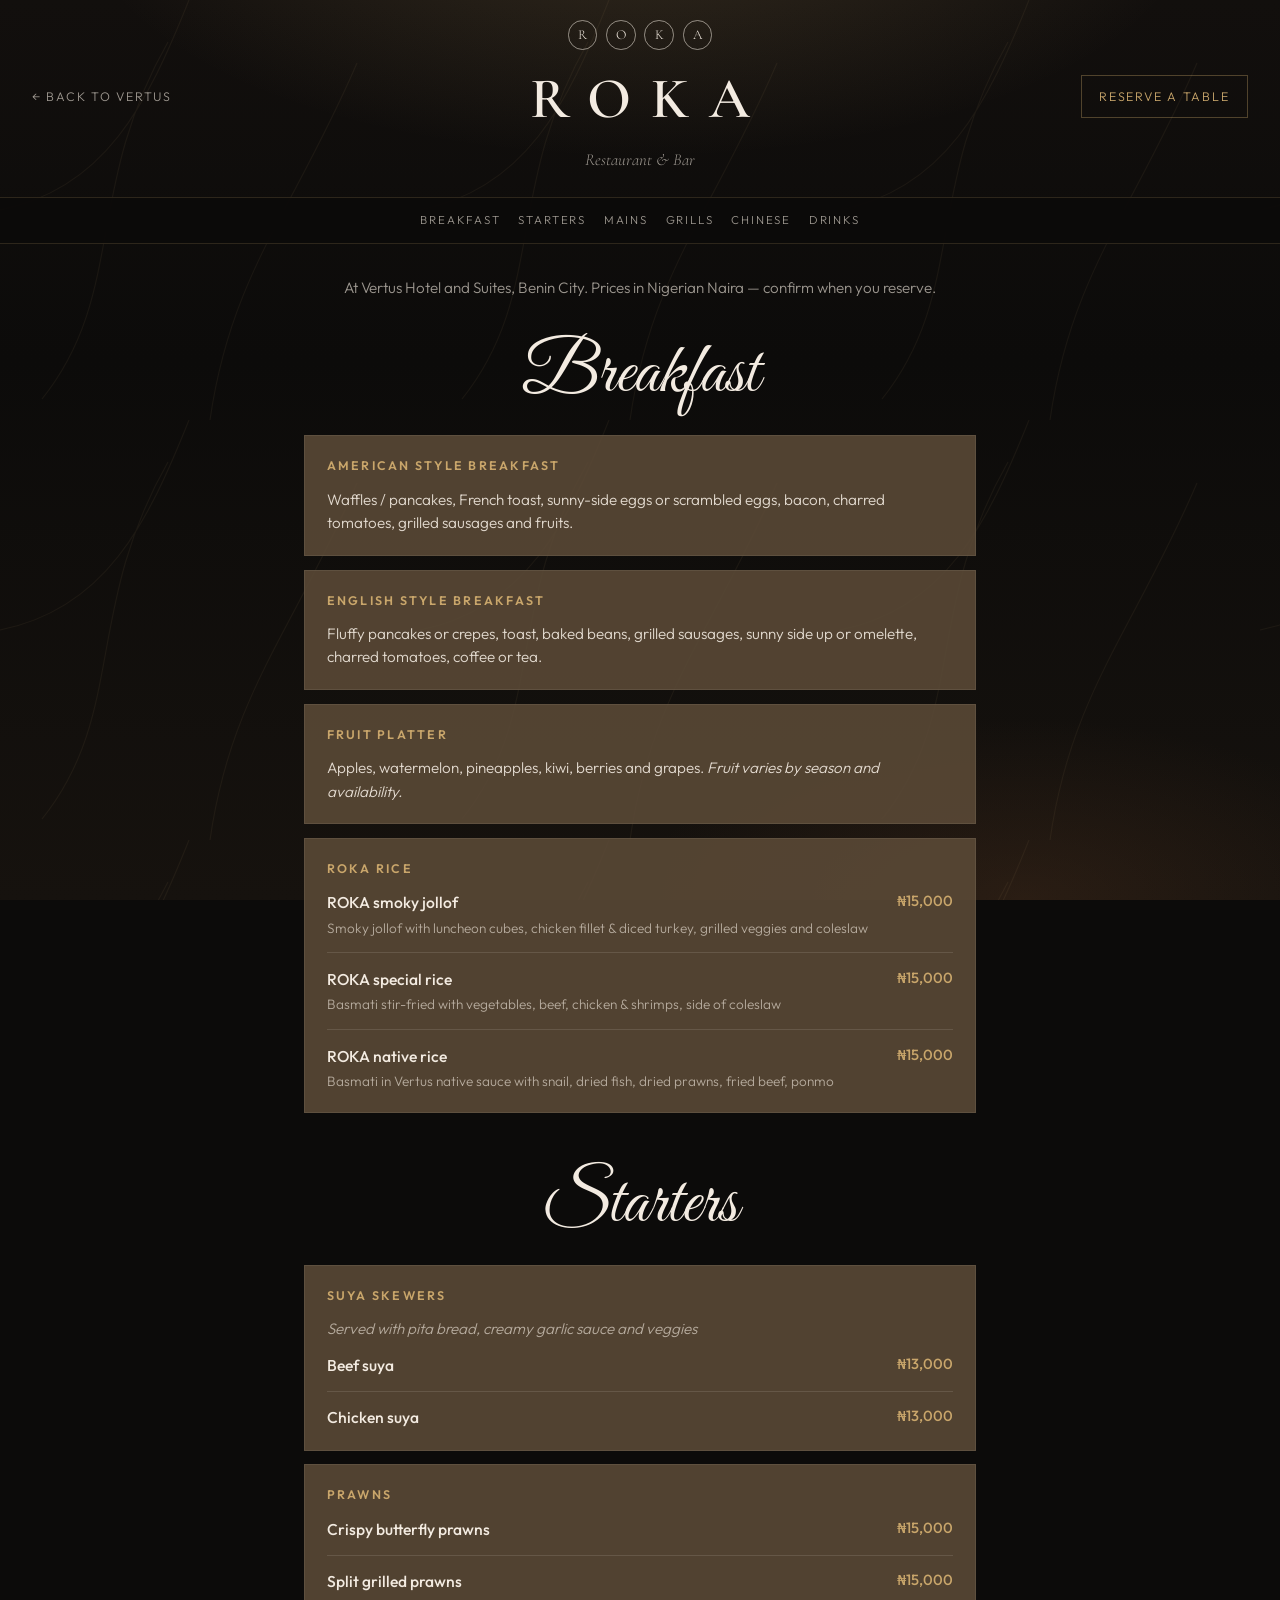
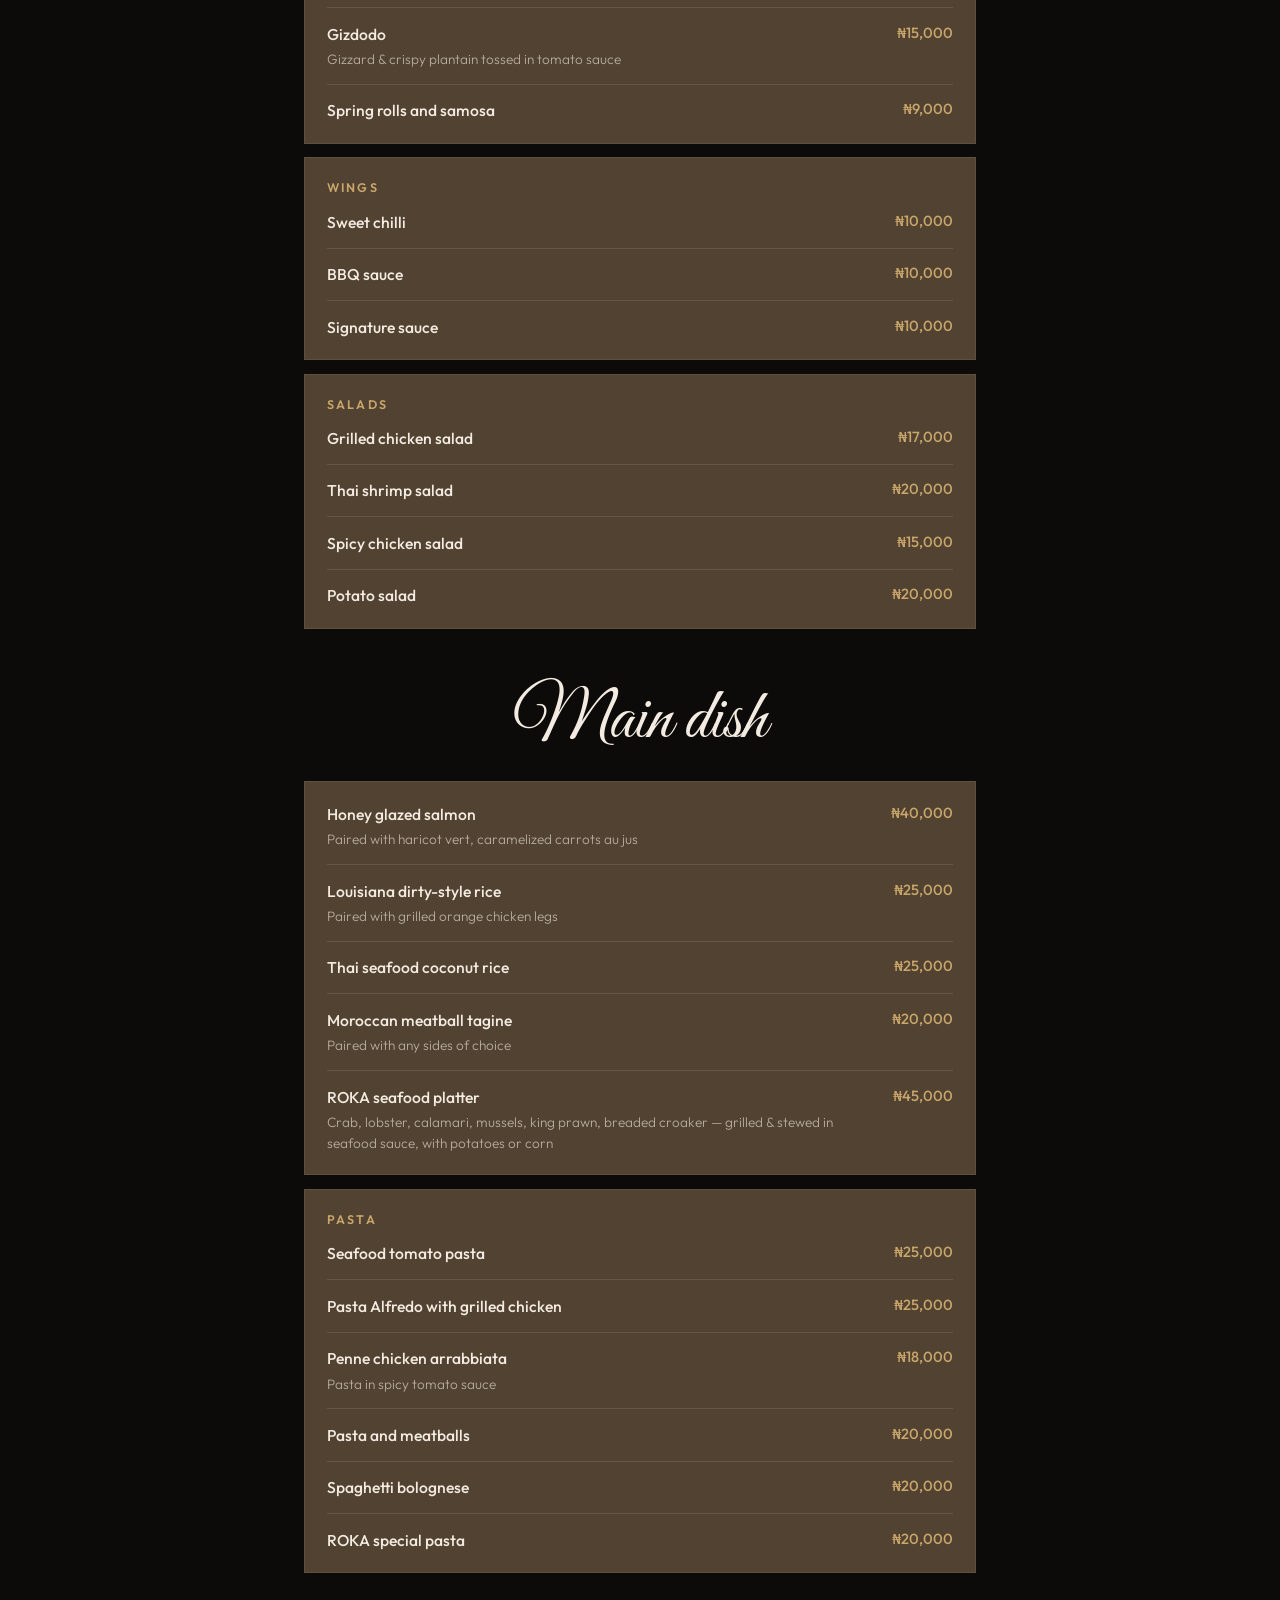
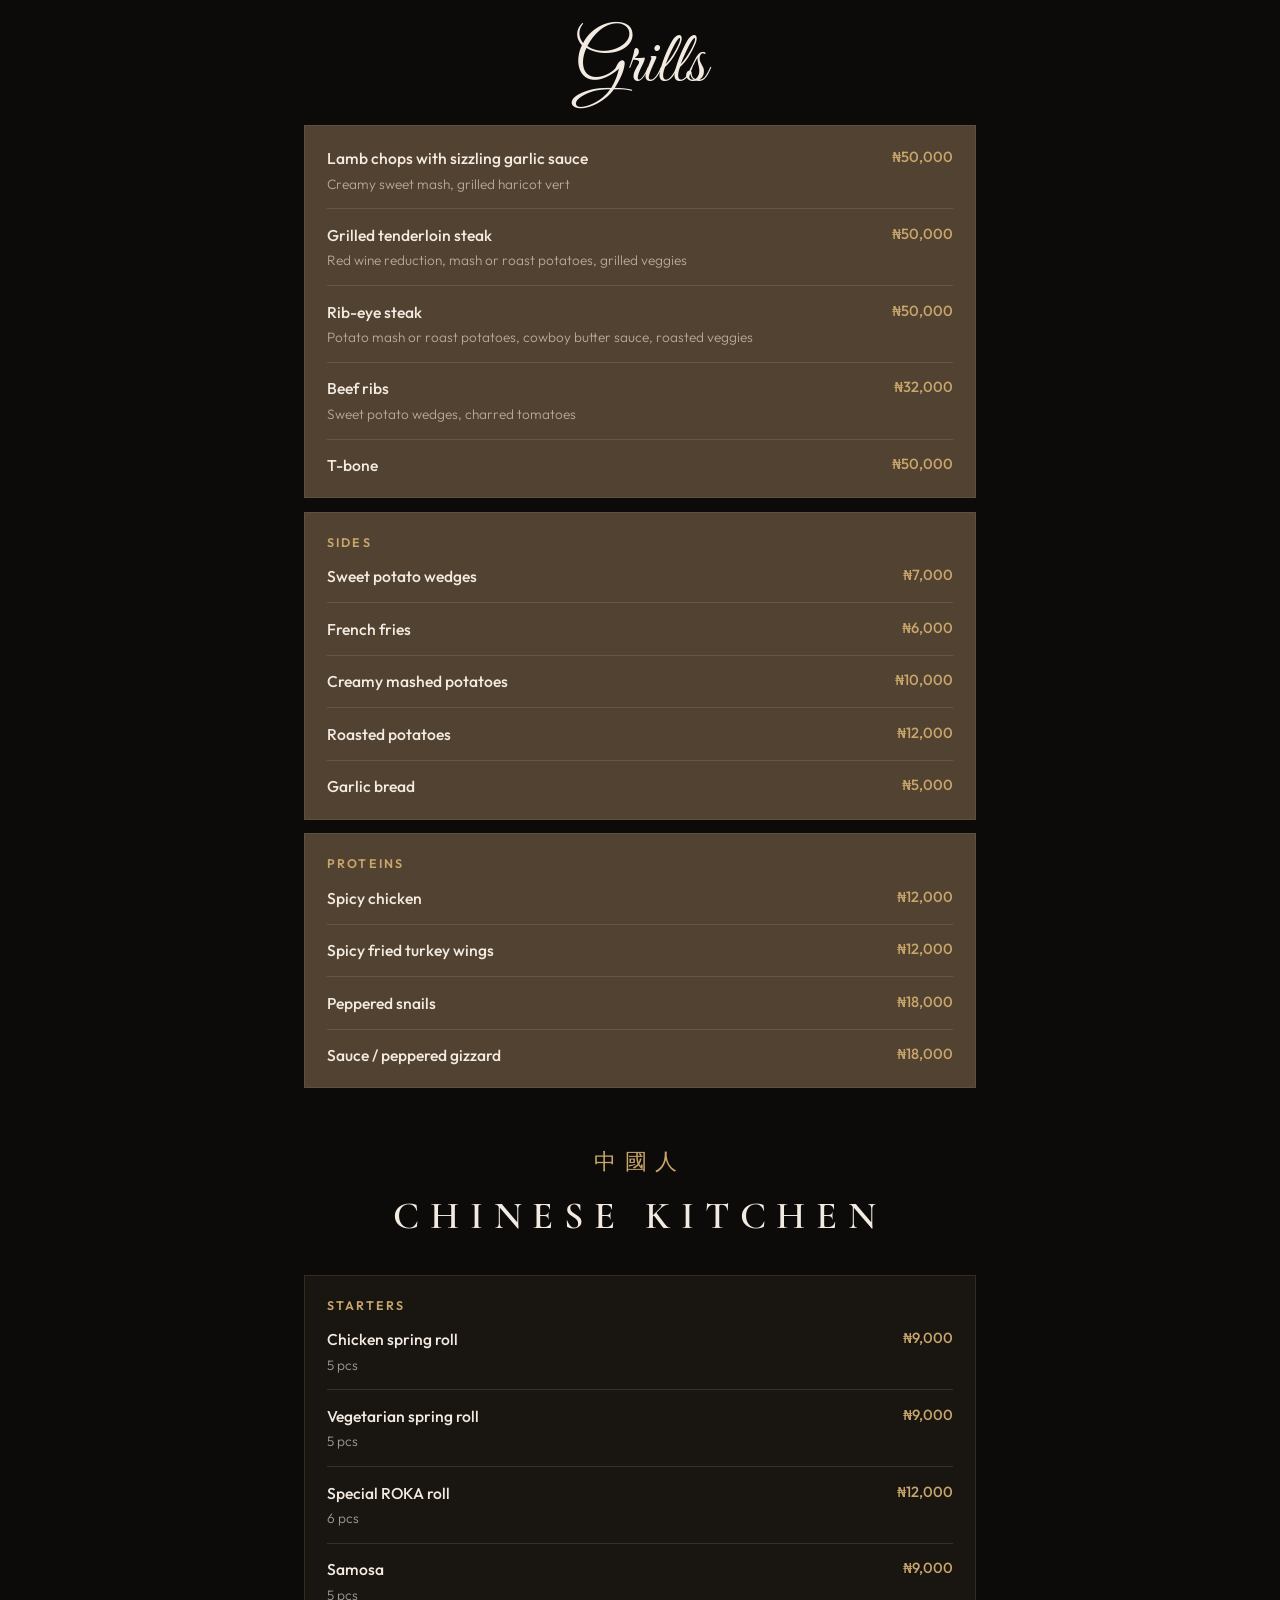
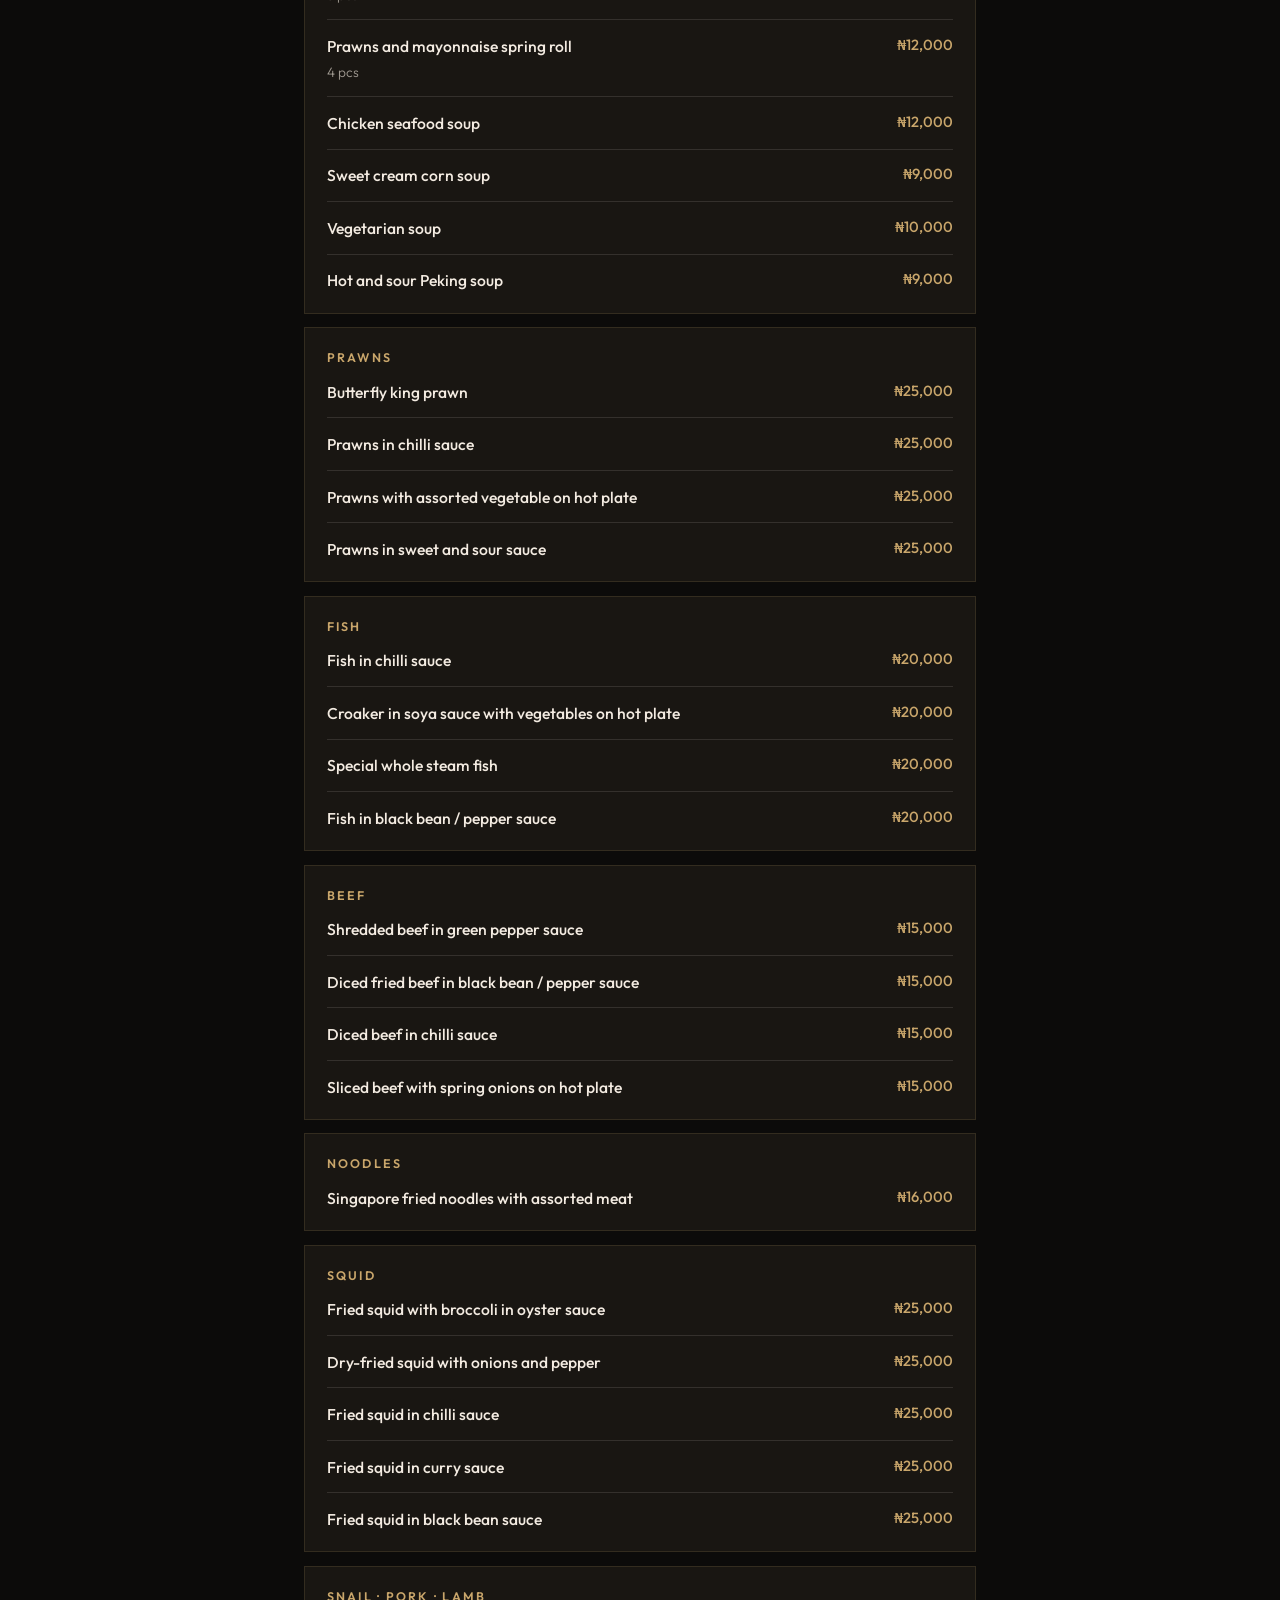
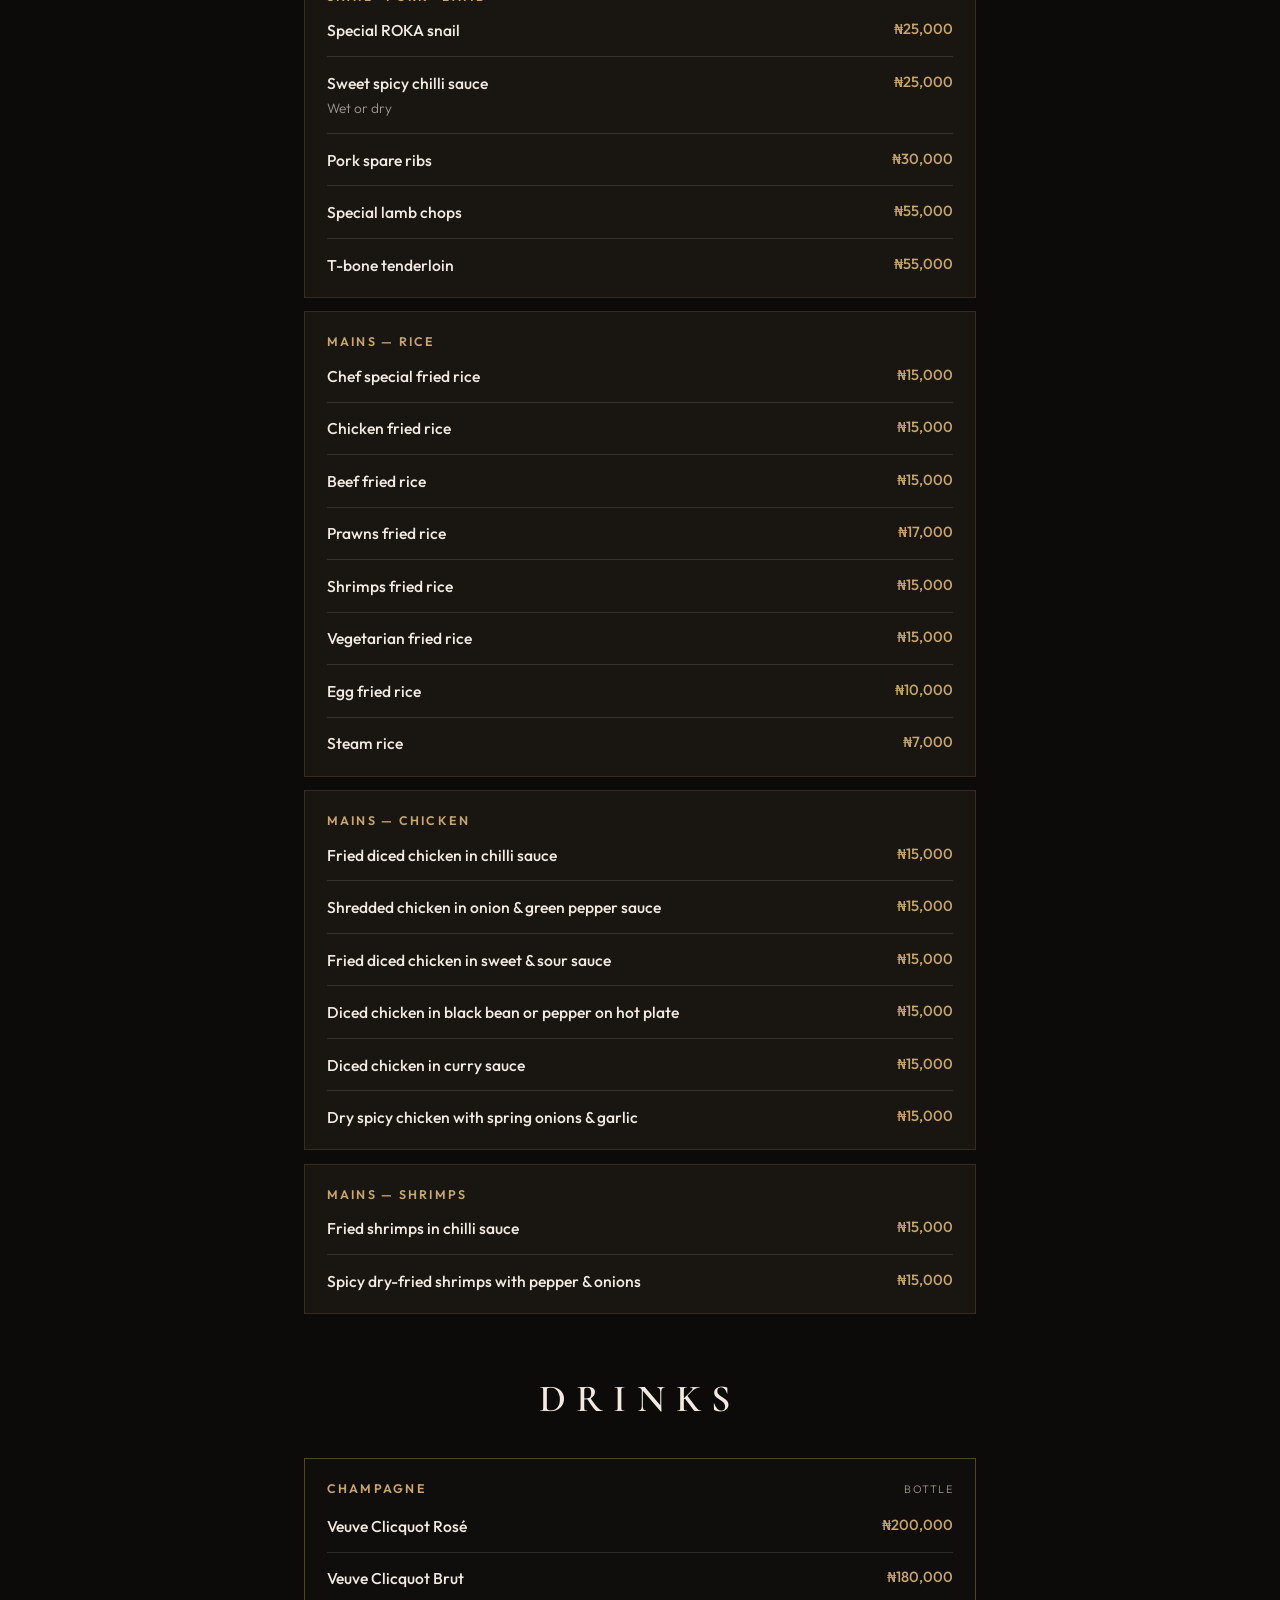
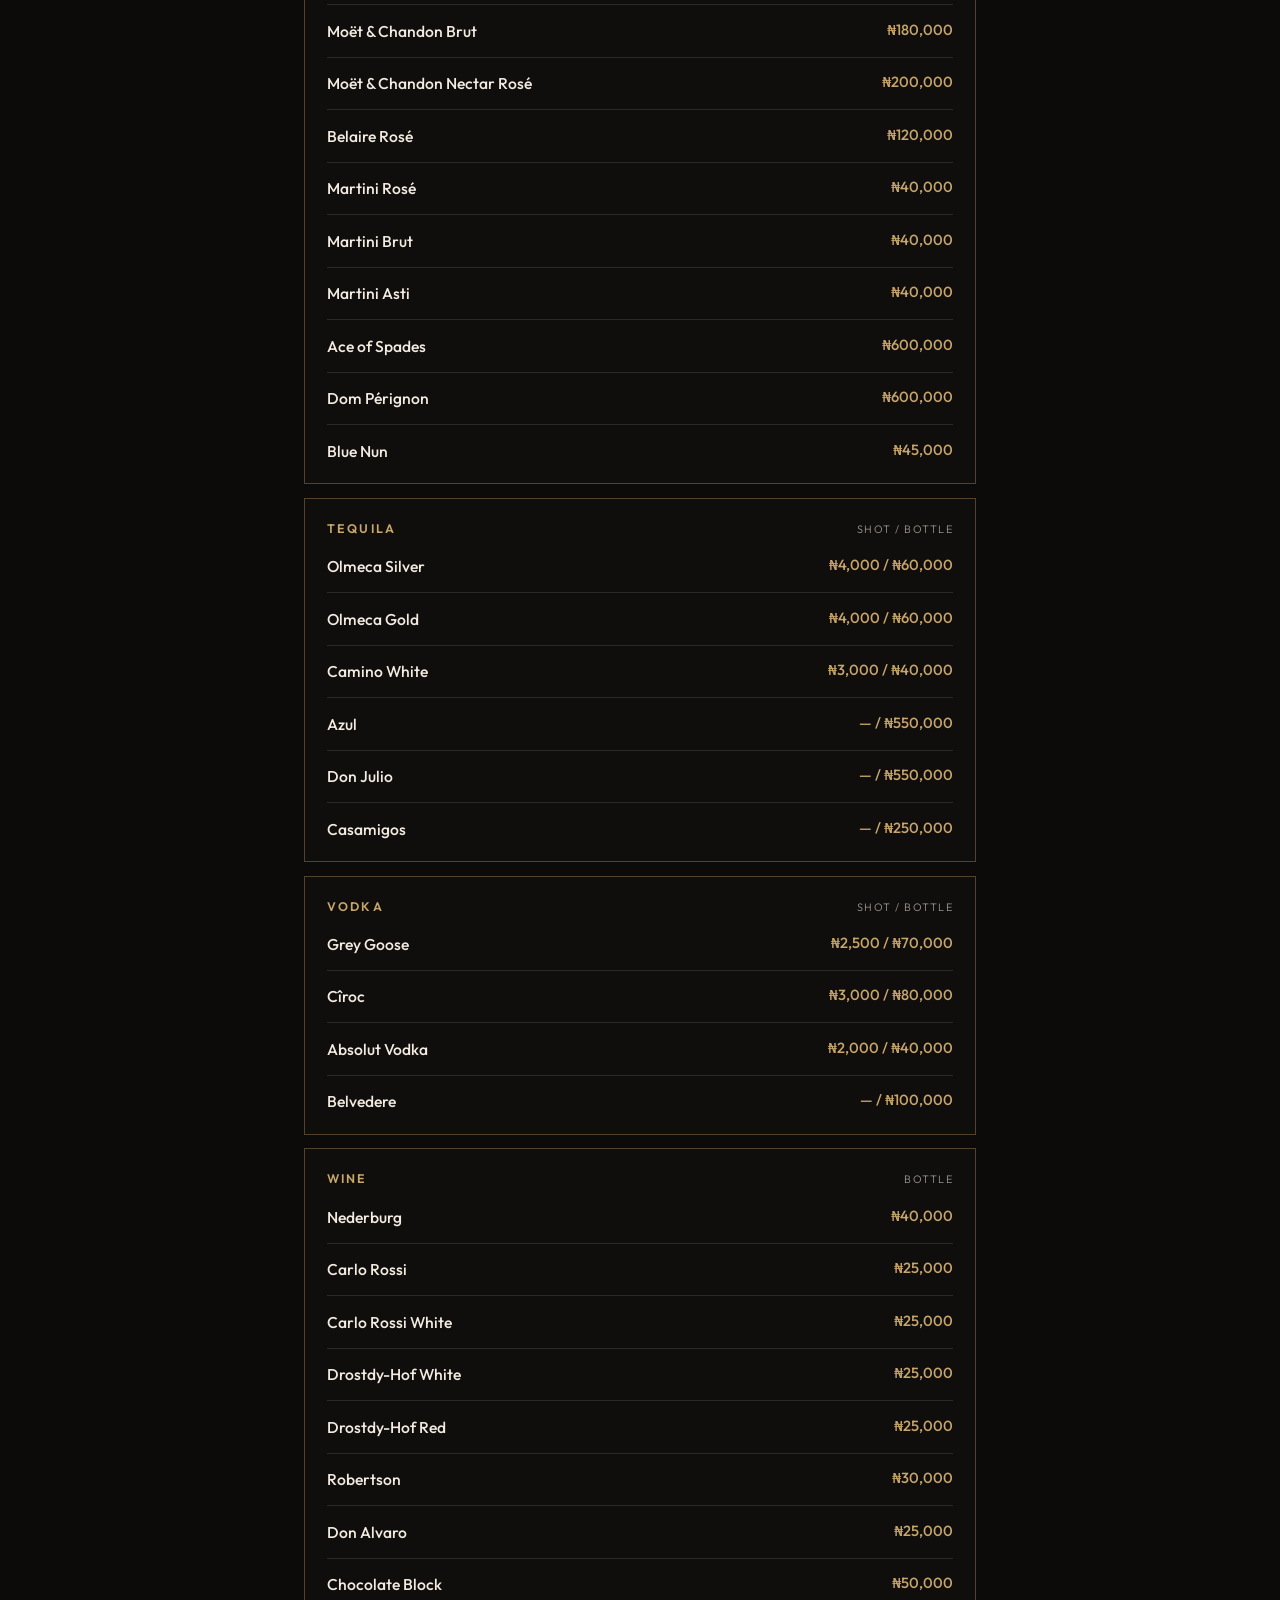
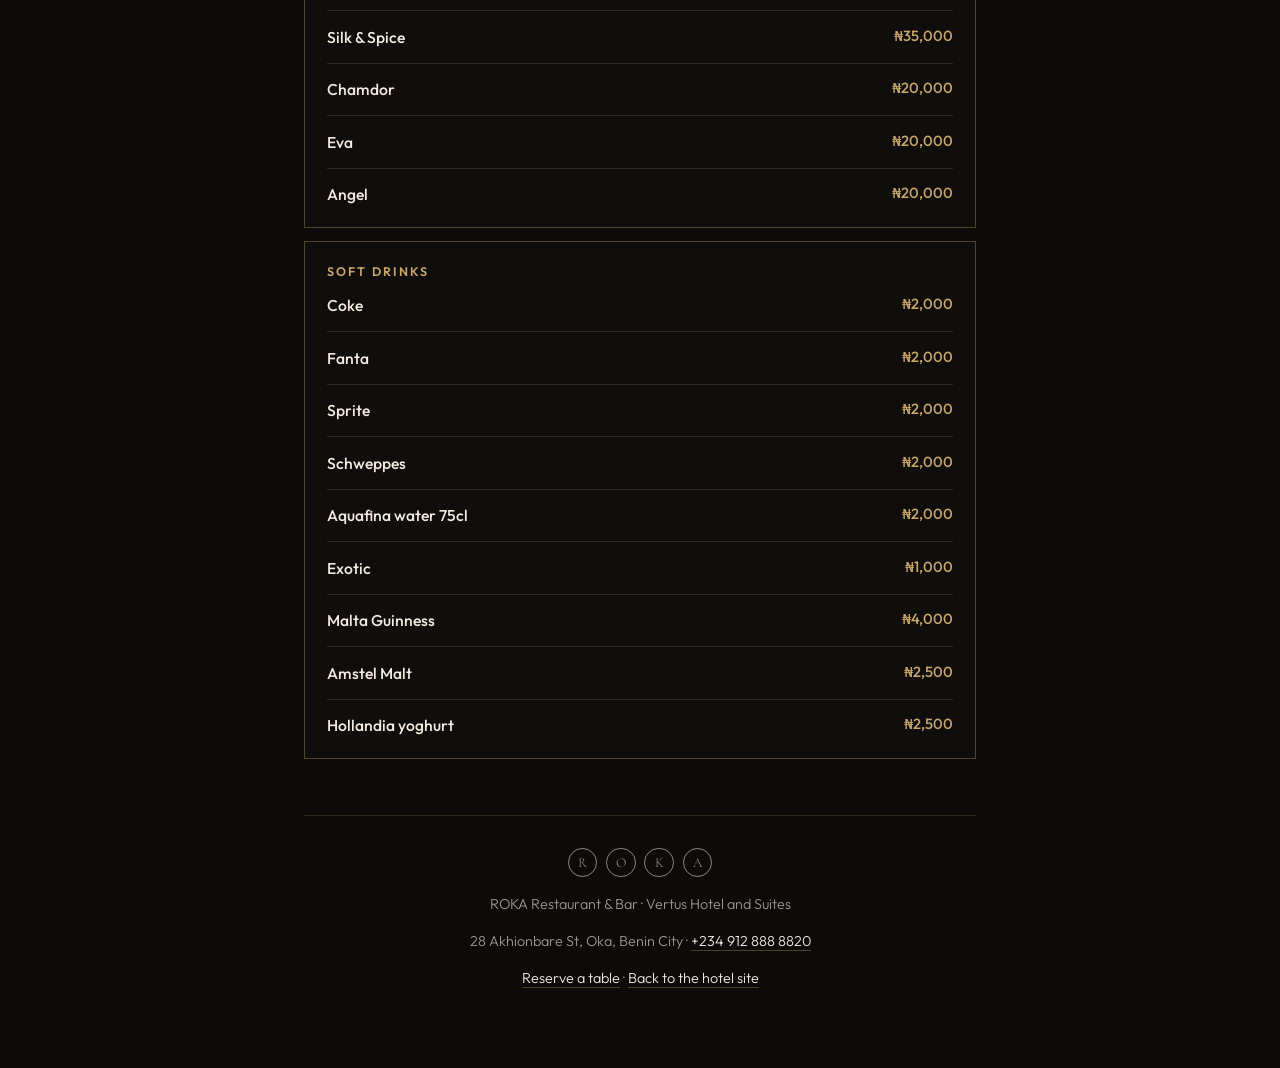
<file: menu.html>
<!DOCTYPE html>
<html lang="en">
<head>
  <meta charset="UTF-8">
  <meta name="viewport" content="width=device-width, initial-scale=1.0">
  <title>ROKA Menu — Restaurant &amp; Bar</title>
  <meta name="description" content="The menu at ROKA Restaurant &amp; Bar, Vertus Hotel and Suites, Benin City — breakfast, starters, mains, grills, Chinese kitchen and drinks.">
  <link rel="canonical" href="https://vertushotelandsuites.com/menu.html">
  <meta property="og:type" content="website">
  <meta property="og:url" content="https://vertushotelandsuites.com/menu.html">
  <meta property="og:site_name" content="Vertus Hotel and Suites">
  <meta property="og:locale" content="en_NG">
  <meta property="og:title" content="ROKA Menu — Vertus Hotel and Suites, Benin City">
  <meta property="og:description" content="The menu at ROKA Restaurant &amp; Bar, Vertus Hotel and Suites, Benin City.">
  <meta property="og:image" content="https://vertushotelandsuites.com/assets/img/dining-restaurant.webp">
  <link rel="preconnect" href="https://fonts.googleapis.com">
  <link rel="preconnect" href="https://fonts.gstatic.com" crossorigin>
  <link href="https://fonts.googleapis.com/css2?family=Cormorant+Garamond:ital,wght@0,500;0,600;0,700;1,500;1,600&family=Great+Vibes&family=Outfit:wght@300;400;500;600&display=swap" rel="stylesheet">
  <link rel="stylesheet" href="css/menu.css">
</head>
<body>
  <div class="menu-atmosphere" aria-hidden="true"></div>

  <header class="menu-top">
    <a class="menu-back" href="dining.html">← Back to Vertus</a>
    <div class="menu-brand">
      <p class="menu-brand__mark" aria-hidden="true"><span>R</span><span>O</span><span>K</span><span>A</span></p>
      <h1>ROKA</h1>
      <p class="menu-brand__sub">Restaurant &amp; Bar</p>
    </div>
    <a class="menu-reserve" href="dining.html#reserve">Reserve a table</a>
  </header>

  <nav class="menu-nav" aria-label="Menu sections">
    <a href="#breakfast">Breakfast</a>
    <a href="#starters">Starters</a>
    <a href="#mains">Mains</a>
    <a href="#grills">Grills</a>
    <a href="#chinese">Chinese</a>
    <a href="#drinks">Drinks</a>
  </nav>

  <main class="menu-page">
    <p class="menu-intro">At Vertus Hotel and Suites, Benin City. Prices in Nigerian Naira — confirm when you reserve.</p>

    <!-- Breakfast / continental -->
    <section class="menu-block menu-block--earth" id="breakfast">
      <h2 class="menu-script">Breakfast</h2>

      <div class="menu-panel">
        <h3>American style breakfast</h3>
        <p class="menu-desc">Waffles / pancakes, French toast, sunny-side eggs or scrambled eggs, bacon, charred tomatoes, grilled sausages and fruits.</p>
      </div>

      <div class="menu-panel">
        <h3>English style breakfast</h3>
        <p class="menu-desc">Fluffy pancakes or crepes, toast, baked beans, grilled sausages, sunny side up or omelette, charred tomatoes, coffee or tea.</p>
      </div>

      <div class="menu-panel">
        <h3>Fruit platter</h3>
        <p class="menu-desc">Apples, watermelon, pineapples, kiwi, berries and grapes. <em>Fruit varies by season and availability.</em></p>
      </div>

      <div class="menu-panel">
        <h3>ROKA rice</h3>
        <ul class="menu-list">
          <li>
            <div>
              <strong>ROKA smoky jollof</strong>
              <span>Smoky jollof with luncheon cubes, chicken fillet &amp; diced turkey, grilled veggies and coleslaw</span>
            </div>
            <em>₦15,000</em>
          </li>
          <li>
            <div>
              <strong>ROKA special rice</strong>
              <span>Basmati stir-fried with vegetables, beef, chicken &amp; shrimps, side of coleslaw</span>
            </div>
            <em>₦15,000</em>
          </li>
          <li>
            <div>
              <strong>ROKA native rice</strong>
              <span>Basmati in Vertus native sauce with snail, dried fish, dried prawns, fried beef, ponmo</span>
            </div>
            <em>₦15,000</em>
          </li>
        </ul>
      </div>
    </section>

    <!-- Starters -->
    <section class="menu-block menu-block--earth" id="starters">
      <h2 class="menu-script">Starters</h2>

      <div class="menu-panel">
        <h3>Suya skewers</h3>
        <p class="menu-note">Served with pita bread, creamy garlic sauce and veggies</p>
        <ul class="menu-list">
          <li><div><strong>Beef suya</strong></div><em>₦13,000</em></li>
          <li><div><strong>Chicken suya</strong></div><em>₦13,000</em></li>
        </ul>
      </div>

      <div class="menu-panel">
        <h3>Prawns</h3>
        <ul class="menu-list">
          <li><div><strong>Crispy butterfly prawns</strong></div><em>₦15,000</em></li>
          <li><div><strong>Split grilled prawns</strong></div><em>₦15,000</em></li>
          <li>
            <div>
              <strong>Gizdodo</strong>
              <span>Gizzard &amp; crispy plantain tossed in tomato sauce</span>
            </div>
            <em>₦15,000</em>
          </li>
          <li><div><strong>Spring rolls and samosa</strong></div><em>₦9,000</em></li>
        </ul>
      </div>

      <div class="menu-panel">
        <h3>Wings</h3>
        <ul class="menu-list">
          <li><div><strong>Sweet chilli</strong></div><em>₦10,000</em></li>
          <li><div><strong>BBQ sauce</strong></div><em>₦10,000</em></li>
          <li><div><strong>Signature sauce</strong></div><em>₦10,000</em></li>
        </ul>
      </div>

      <div class="menu-panel">
        <h3>Salads</h3>
        <ul class="menu-list">
          <li><div><strong>Grilled chicken salad</strong></div><em>₦17,000</em></li>
          <li><div><strong>Thai shrimp salad</strong></div><em>₦20,000</em></li>
          <li><div><strong>Spicy chicken salad</strong></div><em>₦15,000</em></li>
          <li><div><strong>Potato salad</strong></div><em>₦20,000</em></li>
        </ul>
      </div>
    </section>

    <!-- Mains -->
    <section class="menu-block menu-block--earth" id="mains">
      <h2 class="menu-script">Main dish</h2>

      <div class="menu-panel">
        <ul class="menu-list">
          <li>
            <div><strong>Honey glazed salmon</strong><span>Paired with haricot vert, caramelized carrots au jus</span></div>
            <em>₦40,000</em>
          </li>
          <li>
            <div><strong>Louisiana dirty-style rice</strong><span>Paired with grilled orange chicken legs</span></div>
            <em>₦25,000</em>
          </li>
          <li>
            <div><strong>Thai seafood coconut rice</strong></div>
            <em>₦25,000</em>
          </li>
          <li>
            <div><strong>Moroccan meatball tagine</strong><span>Paired with any sides of choice</span></div>
            <em>₦20,000</em>
          </li>
          <li>
            <div>
              <strong>ROKA seafood platter</strong>
              <span>Crab, lobster, calamari, mussels, king prawn, breaded croaker — grilled &amp; stewed in seafood sauce, with potatoes or corn</span>
            </div>
            <em>₦45,000</em>
          </li>
        </ul>
      </div>

      <div class="menu-panel">
        <h3>Pasta</h3>
        <ul class="menu-list">
          <li><div><strong>Seafood tomato pasta</strong></div><em>₦25,000</em></li>
          <li><div><strong>Pasta Alfredo with grilled chicken</strong></div><em>₦25,000</em></li>
          <li><div><strong>Penne chicken arrabbiata</strong><span>Pasta in spicy tomato sauce</span></div><em>₦18,000</em></li>
          <li><div><strong>Pasta and meatballs</strong></div><em>₦20,000</em></li>
          <li><div><strong>Spaghetti bolognese</strong></div><em>₦20,000</em></li>
          <li><div><strong>ROKA special pasta</strong></div><em>₦20,000</em></li>
        </ul>
      </div>
    </section>

    <!-- Grills -->
    <section class="menu-block menu-block--earth" id="grills">
      <h2 class="menu-script">Grills</h2>

      <div class="menu-panel">
        <ul class="menu-list">
          <li>
            <div><strong>Lamb chops with sizzling garlic sauce</strong><span>Creamy sweet mash, grilled haricot vert</span></div>
            <em>₦50,000</em>
          </li>
          <li>
            <div><strong>Grilled tenderloin steak</strong><span>Red wine reduction, mash or roast potatoes, grilled veggies</span></div>
            <em>₦50,000</em>
          </li>
          <li>
            <div><strong>Rib-eye steak</strong><span>Potato mash or roast potatoes, cowboy butter sauce, roasted veggies</span></div>
            <em>₦50,000</em>
          </li>
          <li>
            <div><strong>Beef ribs</strong><span>Sweet potato wedges, charred tomatoes</span></div>
            <em>₦32,000</em>
          </li>
          <li><div><strong>T-bone</strong></div><em>₦50,000</em></li>
        </ul>
      </div>

      <div class="menu-panel">
        <h3>Sides</h3>
        <ul class="menu-list">
          <li><div><strong>Sweet potato wedges</strong></div><em>₦7,000</em></li>
          <li><div><strong>French fries</strong></div><em>₦6,000</em></li>
          <li><div><strong>Creamy mashed potatoes</strong></div><em>₦10,000</em></li>
          <li><div><strong>Roasted potatoes</strong></div><em>₦12,000</em></li>
          <li><div><strong>Garlic bread</strong></div><em>₦5,000</em></li>
        </ul>
      </div>

      <div class="menu-panel">
        <h3>Proteins</h3>
        <ul class="menu-list">
          <li><div><strong>Spicy chicken</strong></div><em>₦12,000</em></li>
          <li><div><strong>Spicy fried turkey wings</strong></div><em>₦12,000</em></li>
          <li><div><strong>Peppered snails</strong></div><em>₦18,000</em></li>
          <li><div><strong>Sauce / peppered gizzard</strong></div><em>₦18,000</em></li>
        </ul>
      </div>
    </section>

    <!-- Chinese kitchen -->
    <section class="menu-block menu-block--ink" id="chinese">
      <p class="menu-chinese" lang="zh">中國人</p>
      <h2 class="menu-serif-title">Chinese kitchen</h2>

      <div class="menu-panel menu-panel--ink">
        <h3>Starters</h3>
        <ul class="menu-list">
          <li><div><strong>Chicken spring roll</strong><span>5 pcs</span></div><em>₦9,000</em></li>
          <li><div><strong>Vegetarian spring roll</strong><span>5 pcs</span></div><em>₦9,000</em></li>
          <li><div><strong>Special ROKA roll</strong><span>6 pcs</span></div><em>₦12,000</em></li>
          <li><div><strong>Samosa</strong><span>5 pcs</span></div><em>₦9,000</em></li>
          <li><div><strong>Prawns and mayonnaise spring roll</strong><span>4 pcs</span></div><em>₦12,000</em></li>
          <li><div><strong>Chicken seafood soup</strong></div><em>₦12,000</em></li>
          <li><div><strong>Sweet cream corn soup</strong></div><em>₦9,000</em></li>
          <li><div><strong>Vegetarian soup</strong></div><em>₦10,000</em></li>
          <li><div><strong>Hot and sour Peking soup</strong></div><em>₦9,000</em></li>
        </ul>
      </div>

      <div class="menu-panel menu-panel--ink">
        <h3>Prawns</h3>
        <ul class="menu-list">
          <li><div><strong>Butterfly king prawn</strong></div><em>₦25,000</em></li>
          <li><div><strong>Prawns in chilli sauce</strong></div><em>₦25,000</em></li>
          <li><div><strong>Prawns with assorted vegetable on hot plate</strong></div><em>₦25,000</em></li>
          <li><div><strong>Prawns in sweet and sour sauce</strong></div><em>₦25,000</em></li>
        </ul>
      </div>

      <div class="menu-panel menu-panel--ink">
        <h3>Fish</h3>
        <ul class="menu-list">
          <li><div><strong>Fish in chilli sauce</strong></div><em>₦20,000</em></li>
          <li><div><strong>Croaker in soya sauce with vegetables on hot plate</strong></div><em>₦20,000</em></li>
          <li><div><strong>Special whole steam fish</strong></div><em>₦20,000</em></li>
          <li><div><strong>Fish in black bean / pepper sauce</strong></div><em>₦20,000</em></li>
        </ul>
      </div>

      <div class="menu-panel menu-panel--ink">
        <h3>Beef</h3>
        <ul class="menu-list">
          <li><div><strong>Shredded beef in green pepper sauce</strong></div><em>₦15,000</em></li>
          <li><div><strong>Diced fried beef in black bean / pepper sauce</strong></div><em>₦15,000</em></li>
          <li><div><strong>Diced beef in chilli sauce</strong></div><em>₦15,000</em></li>
          <li><div><strong>Sliced beef with spring onions on hot plate</strong></div><em>₦15,000</em></li>
        </ul>
      </div>

      <div class="menu-panel menu-panel--ink">
        <h3>Noodles</h3>
        <ul class="menu-list">
          <li><div><strong>Singapore fried noodles with assorted meat</strong></div><em>₦16,000</em></li>
        </ul>
      </div>

      <div class="menu-panel menu-panel--ink">
        <h3>Squid</h3>
        <ul class="menu-list">
          <li><div><strong>Fried squid with broccoli in oyster sauce</strong></div><em>₦25,000</em></li>
          <li><div><strong>Dry-fried squid with onions and pepper</strong></div><em>₦25,000</em></li>
          <li><div><strong>Fried squid in chilli sauce</strong></div><em>₦25,000</em></li>
          <li><div><strong>Fried squid in curry sauce</strong></div><em>₦25,000</em></li>
          <li><div><strong>Fried squid in black bean sauce</strong></div><em>₦25,000</em></li>
        </ul>
      </div>

      <div class="menu-panel menu-panel--ink">
        <h3>Snail · pork · lamb</h3>
        <ul class="menu-list">
          <li><div><strong>Special ROKA snail</strong></div><em>₦25,000</em></li>
          <li><div><strong>Sweet spicy chilli sauce</strong><span>Wet or dry</span></div><em>₦25,000</em></li>
          <li><div><strong>Pork spare ribs</strong></div><em>₦30,000</em></li>
          <li><div><strong>Special lamb chops</strong></div><em>₦55,000</em></li>
          <li><div><strong>T-bone tenderloin</strong></div><em>₦55,000</em></li>
        </ul>
      </div>

      <div class="menu-panel menu-panel--ink">
        <h3>Mains — rice</h3>
        <ul class="menu-list">
          <li><div><strong>Chef special fried rice</strong></div><em>₦15,000</em></li>
          <li><div><strong>Chicken fried rice</strong></div><em>₦15,000</em></li>
          <li><div><strong>Beef fried rice</strong></div><em>₦15,000</em></li>
          <li><div><strong>Prawns fried rice</strong></div><em>₦17,000</em></li>
          <li><div><strong>Shrimps fried rice</strong></div><em>₦15,000</em></li>
          <li><div><strong>Vegetarian fried rice</strong></div><em>₦15,000</em></li>
          <li><div><strong>Egg fried rice</strong></div><em>₦10,000</em></li>
          <li><div><strong>Steam rice</strong></div><em>₦7,000</em></li>
        </ul>
      </div>

      <div class="menu-panel menu-panel--ink">
        <h3>Mains — chicken</h3>
        <ul class="menu-list">
          <li><div><strong>Fried diced chicken in chilli sauce</strong></div><em>₦15,000</em></li>
          <li><div><strong>Shredded chicken in onion &amp; green pepper sauce</strong></div><em>₦15,000</em></li>
          <li><div><strong>Fried diced chicken in sweet &amp; sour sauce</strong></div><em>₦15,000</em></li>
          <li><div><strong>Diced chicken in black bean or pepper on hot plate</strong></div><em>₦15,000</em></li>
          <li><div><strong>Diced chicken in curry sauce</strong></div><em>₦15,000</em></li>
          <li><div><strong>Dry spicy chicken with spring onions &amp; garlic</strong></div><em>₦15,000</em></li>
        </ul>
      </div>

      <div class="menu-panel menu-panel--ink">
        <h3>Mains — shrimps</h3>
        <ul class="menu-list">
          <li><div><strong>Fried shrimps in chilli sauce</strong></div><em>₦15,000</em></li>
          <li><div><strong>Spicy dry-fried shrimps with pepper &amp; onions</strong></div><em>₦15,000</em></li>
        </ul>
      </div>
    </section>

    <!-- Drinks -->
    <section class="menu-block menu-block--bar" id="drinks">
      <h2 class="menu-serif-title">Drinks</h2>

      <div class="menu-panel menu-panel--bar">
        <div class="menu-cols-head"><h3>Champagne</h3><span>Bottle</span></div>
        <ul class="menu-list">
          <li><div><strong>Veuve Clicquot Rosé</strong></div><em>₦200,000</em></li>
          <li><div><strong>Veuve Clicquot Brut</strong></div><em>₦180,000</em></li>
          <li><div><strong>Moët &amp; Chandon Brut</strong></div><em>₦180,000</em></li>
          <li><div><strong>Moët &amp; Chandon Nectar Rosé</strong></div><em>₦200,000</em></li>
          <li><div><strong>Belaire Rosé</strong></div><em>₦120,000</em></li>
          <li><div><strong>Martini Rosé</strong></div><em>₦40,000</em></li>
          <li><div><strong>Martini Brut</strong></div><em>₦40,000</em></li>
          <li><div><strong>Martini Asti</strong></div><em>₦40,000</em></li>
          <li><div><strong>Ace of Spades</strong></div><em>₦600,000</em></li>
          <li><div><strong>Dom Pérignon</strong></div><em>₦600,000</em></li>
          <li><div><strong>Blue Nun</strong></div><em>₦45,000</em></li>
        </ul>
      </div>

      <div class="menu-panel menu-panel--bar">
        <div class="menu-cols-head"><h3>Tequila</h3><span>Shot / bottle</span></div>
        <ul class="menu-list">
          <li><div><strong>Olmeca Silver</strong></div><em>₦4,000 / ₦60,000</em></li>
          <li><div><strong>Olmeca Gold</strong></div><em>₦4,000 / ₦60,000</em></li>
          <li><div><strong>Camino White</strong></div><em>₦3,000 / ₦40,000</em></li>
          <li><div><strong>Azul</strong></div><em>— / ₦550,000</em></li>
          <li><div><strong>Don Julio</strong></div><em>— / ₦550,000</em></li>
          <li><div><strong>Casamigos</strong></div><em>— / ₦250,000</em></li>
        </ul>
      </div>

      <div class="menu-panel menu-panel--bar">
        <div class="menu-cols-head"><h3>Vodka</h3><span>Shot / bottle</span></div>
        <ul class="menu-list">
          <li><div><strong>Grey Goose</strong></div><em>₦2,500 / ₦70,000</em></li>
          <li><div><strong>Cîroc</strong></div><em>₦3,000 / ₦80,000</em></li>
          <li><div><strong>Absolut Vodka</strong></div><em>₦2,000 / ₦40,000</em></li>
          <li><div><strong>Belvedere</strong></div><em>— / ₦100,000</em></li>
        </ul>
      </div>

      <div class="menu-panel menu-panel--bar">
        <div class="menu-cols-head"><h3>Wine</h3><span>Bottle</span></div>
        <ul class="menu-list">
          <li><div><strong>Nederburg</strong></div><em>₦40,000</em></li>
          <li><div><strong>Carlo Rossi</strong></div><em>₦25,000</em></li>
          <li><div><strong>Carlo Rossi White</strong></div><em>₦25,000</em></li>
          <li><div><strong>Drostdy-Hof White</strong></div><em>₦25,000</em></li>
          <li><div><strong>Drostdy-Hof Red</strong></div><em>₦25,000</em></li>
          <li><div><strong>Robertson</strong></div><em>₦30,000</em></li>
          <li><div><strong>Don Alvaro</strong></div><em>₦25,000</em></li>
          <li><div><strong>Chocolate Block</strong></div><em>₦50,000</em></li>
          <li><div><strong>Silk &amp; Spice</strong></div><em>₦35,000</em></li>
          <li><div><strong>Chamdor</strong></div><em>₦20,000</em></li>
          <li><div><strong>Eva</strong></div><em>₦20,000</em></li>
          <li><div><strong>Angel</strong></div><em>₦20,000</em></li>
        </ul>
      </div>

      <div class="menu-panel menu-panel--bar">
        <h3>Soft drinks</h3>
        <ul class="menu-list">
          <li><div><strong>Coke</strong></div><em>₦2,000</em></li>
          <li><div><strong>Fanta</strong></div><em>₦2,000</em></li>
          <li><div><strong>Sprite</strong></div><em>₦2,000</em></li>
          <li><div><strong>Schweppes</strong></div><em>₦2,000</em></li>
          <li><div><strong>Aquafina water 75cl</strong></div><em>₦2,000</em></li>
          <li><div><strong>Exotic</strong></div><em>₦1,000</em></li>
          <li><div><strong>Malta Guinness</strong></div><em>₦4,000</em></li>
          <li><div><strong>Amstel Malt</strong></div><em>₦2,500</em></li>
          <li><div><strong>Hollandia yoghurt</strong></div><em>₦2,500</em></li>
        </ul>
      </div>
    </section>

    <footer class="menu-footer">
      <p class="menu-brand__mark" aria-hidden="true"><span>R</span><span>O</span><span>K</span><span>A</span></p>
      <p>ROKA Restaurant &amp; Bar · Vertus Hotel and Suites</p>
      <p>28 Akhionbare St, Oka, Benin City · <a href="tel:+2349128888820">+234 912 888 8820</a></p>
      <p><a href="dining.html#reserve">Reserve a table</a> · <a href="dining.html">Back to the hotel site</a></p>
    </footer>
  </main>
</body>
</html>
</file>
<file: css/style.css>
/* ==========================================================================
   VERTUS — site stylesheet
   Boutique hotel system: charcoal, teal, soft stone. Photography-led.
   Mobile-first: base styles are for ~360px phones, scaled via media queries.
   ========================================================================== */

:root {
  /* From photography: charcoal exterior, teal textiles, warm wood, soft stone */
  --cream: #f0eeea;
  --sand: #e4e0d8;
  --sand-deep: #c9c2b4;
  --ink: #151a18;
  --ink-soft: #5c635f;
  --accent: #1a403a;
  --accent-soft: #2a5c54;
  --brass: #b08a4a;
  --brass-soft: rgba(176, 138, 74, 0.45);
  --line: #d2cdc3;
  --surface: rgba(255, 255, 255, 0.72);
  --radius: 2px;
  --pad: clamp(1.25rem, 5vw, 2.5rem);
  --font-display: "Cormorant Garamond", Georgia, "Times New Roman", serif;
  --font-body: "Outfit", "Helvetica Neue", Arial, sans-serif;
  --ease-out: cubic-bezier(0.22, 1, 0.36, 1);
  --shadow-soft: 0 18px 40px rgba(21, 26, 24, 0.08);
}

*, *::before, *::after { box-sizing: border-box; }

html { scroll-behavior: smooth; }

body {
  margin: 0;
  font-family: var(--font-body);
  font-size: 1rem;
  font-weight: 400;
  line-height: 1.65;
  color: var(--ink);
  background:
    radial-gradient(ellipse 90% 50% at 100% 0%, rgba(42, 92, 84, 0.07), transparent 55%),
    radial-gradient(ellipse 70% 40% at 0% 40%, rgba(176, 138, 74, 0.05), transparent 50%),
    linear-gradient(180deg, #f4f2ee 0%, var(--cream) 40%, #ebe8e2 100%);
  -webkit-font-smoothing: antialiased;
}

body::before {
  content: "";
  position: fixed;
  inset: 0;
  pointer-events: none;
  z-index: 200;
  opacity: 0.035;
  background-image: url("data:image/svg+xml,%3Csvg viewBox='0 0 256 256' xmlns='http://www.w3.org/2000/svg'%3E%3Cfilter id='n'%3E%3CfeTurbulence type='fractalNoise' baseFrequency='0.85' numOctaves='4' stitchTiles='stitch'/%3E%3C/filter%3E%3Crect width='100%25' height='100%25' filter='url(%23n)'/%3E%3C/svg%3E");
  background-size: 180px 180px;
}

img { max-width: 100%; height: auto; display: block; }

h1, h2, h3 {
  font-family: var(--font-display);
  font-weight: 600;
  line-height: 1.12;
  margin: 0 0 0.5em;
  letter-spacing: 0.01em;
}

h1 { font-size: clamp(2.6rem, 9vw, 5rem); font-weight: 500; }
h2 { font-size: clamp(1.9rem, 5vw, 3rem); }
h3 { font-size: clamp(1.35rem, 4vw, 1.75rem); }

p { margin: 0 0 1em; }

a { color: var(--accent); transition: color 0.2s ease; }

:focus-visible {
  outline: 2px solid var(--accent);
  outline-offset: 3px;
}

.container {
  width: min(100% - 2 * var(--pad), 72rem);
  margin-inline: auto;
}

.section { padding-block: clamp(3.25rem, 9vw, 6rem); }

.section--sand {
  background:
    linear-gradient(180deg, rgba(228, 224, 216, 0.55), rgba(228, 224, 216, 0.9));
  border-block: 1px solid rgba(210, 205, 195, 0.65);
}

.section--accent {
  position: relative;
  overflow: hidden;
  background:
    radial-gradient(ellipse 80% 80% at 20% 120%, rgba(176, 138, 74, 0.22), transparent 50%),
    linear-gradient(145deg, #14352f 0%, var(--accent) 45%, #1f4f47 100%);
  color: var(--cream);
}

.section--accent h2 { color: var(--cream); }

.eyebrow {
  display: inline-flex;
  align-items: center;
  gap: 0.75rem;
  font-size: 0.72rem;
  font-weight: 500;
  letter-spacing: 0.28em;
  text-transform: uppercase;
  color: var(--accent-soft);
  margin-bottom: 0.9rem;
}

.eyebrow::before {
  content: "";
  width: 1.75rem;
  height: 1px;
  background: var(--brass);
}

.section--accent .eyebrow { color: rgba(240, 238, 234, 0.75); }
.section--accent .eyebrow::before { background: var(--brass-soft); }

.lede {
  font-size: 1.08rem;
  font-weight: 300;
  color: var(--ink-soft);
  max-width: 40rem;
  line-height: 1.7;
}

.section--accent .lede { color: rgba(240, 238, 234, 0.82); }

/* --------------------------------------------------------------------------
   Buttons
   -------------------------------------------------------------------------- */

.btn {
  display: inline-block;
  padding: 0.9rem 1.85rem;
  font-family: var(--font-body);
  font-size: 0.78rem;
  font-weight: 500;
  letter-spacing: 0.16em;
  text-transform: uppercase;
  text-decoration: none;
  text-align: center;
  border-radius: var(--radius);
  border: 1px solid var(--accent);
  cursor: pointer;
  transition:
    background-color 0.35s var(--ease-out),
    color 0.35s var(--ease-out),
    border-color 0.35s var(--ease-out),
    transform 0.35s var(--ease-out),
    box-shadow 0.35s var(--ease-out);
}

.btn:hover { transform: translateY(-1px); }

.btn--solid {
  background: var(--accent);
  color: var(--cream);
  box-shadow: 0 10px 24px rgba(26, 64, 58, 0.18);
}

.btn--solid:hover {
  background: var(--accent-soft);
  border-color: var(--accent-soft);
}

.btn--ghost {
  background: transparent;
  color: var(--accent);
}

.btn--ghost:hover {
  background: var(--accent);
  color: var(--cream);
}

.btn--light {
  border-color: rgba(240, 238, 234, 0.85);
  background: var(--cream);
  color: var(--accent);
}

.btn--light:hover {
  background: transparent;
  color: var(--cream);
  box-shadow: 0 0 0 1px rgba(240, 238, 234, 0.35);
}

/* --------------------------------------------------------------------------
   Header / navigation
   -------------------------------------------------------------------------- */

.site-header {
  position: sticky;
  top: 0;
  z-index: 50;
  background: rgba(240, 238, 234, 0.82);
  backdrop-filter: blur(14px) saturate(1.2);
  -webkit-backdrop-filter: blur(14px) saturate(1.2);
  border-bottom: 1px solid rgba(210, 205, 195, 0.7);
}

.site-header__inner {
  display: flex;
  align-items: center;
  justify-content: space-between;
  gap: 1rem;
  padding-block: 1rem;
}

.brand {
  position: relative;
  font-family: var(--font-display);
  font-size: 1.75rem;
  font-weight: 600;
  letter-spacing: 0.22em;
  text-transform: uppercase;
  text-decoration: none;
  color: var(--ink);
}

.brand::after {
  content: "";
  position: absolute;
  left: 0.12em;
  right: 0.12em;
  bottom: -0.2em;
  height: 1px;
  background: linear-gradient(90deg, transparent, var(--brass), transparent);
  opacity: 0.7;
}

.nav-toggle {
  display: inline-flex;
  flex-direction: column;
  justify-content: center;
  gap: 5px;
  width: 44px;
  height: 44px;
  padding: 10px;
  background: none;
  border: none;
  cursor: pointer;
}

.nav-toggle span {
  display: block;
  height: 1.5px;
  background: var(--ink);
  transition: transform 0.3s var(--ease-out), opacity 0.25s ease;
}

.nav-toggle[aria-expanded="true"] span:nth-child(1) { transform: translateY(6.5px) rotate(45deg); }
.nav-toggle[aria-expanded="true"] span:nth-child(2) { opacity: 0; }
.nav-toggle[aria-expanded="true"] span:nth-child(3) { transform: translateY(-6.5px) rotate(-45deg); }

.site-nav {
  display: none;
  position: absolute;
  top: 100%;
  left: 0;
  right: 0;
  background: rgba(240, 238, 234, 0.97);
  backdrop-filter: blur(12px);
  border-bottom: 1px solid var(--line);
  padding: 1rem var(--pad) 1.5rem;
}

.site-nav.is-open { display: block; }

.site-nav ul {
  list-style: none;
  margin: 0;
  padding: 0;
  display: flex;
  flex-direction: column;
  gap: 0.25rem;
}

.site-nav a {
  display: block;
  padding: 0.6rem 0.25rem;
  font-size: 0.86rem;
  font-weight: 400;
  letter-spacing: 0.08em;
  text-decoration: none;
  color: var(--ink);
  transition: color 0.2s ease;
}

.site-nav a:hover { color: var(--accent-soft); }

.site-nav a[aria-current="page"] {
  color: var(--accent);
  font-weight: 600;
}

.site-nav .nav-cta { margin-top: 0.75rem; }

@media (min-width: 52rem) {
  .nav-toggle { display: none; }

  .site-nav {
    display: block;
    position: static;
    background: none;
    border: none;
    padding: 0;
    backdrop-filter: none;
  }

  .site-nav ul {
    flex-direction: row;
    align-items: center;
    gap: 1.15rem;
  }

  .site-nav .nav-cta { margin: 0; }
  .site-nav .nav-cta .btn { padding: 0.55rem 1.15rem; font-size: 0.72rem; }
}

/* --------------------------------------------------------------------------
   Hero
   -------------------------------------------------------------------------- */

.hero {
  position: relative;
  min-height: 92svh;
  display: grid;
  place-items: center;
  text-align: center;
  color: var(--cream);
  isolation: isolate;
  overflow: hidden;
}

.hero__img {
  position: absolute;
  inset: 0;
  width: 100%;
  height: 100%;
  object-fit: cover;
  z-index: -2;
}

.hero::after {
  content: "";
  position: absolute;
  inset: 0;
  background:
    linear-gradient(180deg, rgba(15, 20, 18, 0.25) 0%, rgba(15, 20, 18, 0.45) 45%, rgba(15, 20, 18, 0.72) 100%),
    radial-gradient(ellipse 70% 50% at 50% 100%, rgba(26, 64, 58, 0.35), transparent 60%);
  z-index: -1;
}

.hero__content {
  padding: var(--pad);
  max-width: 48rem;
  position: relative;
}

.hero__content h1 {
  color: var(--cream);
  letter-spacing: 0.18em;
  text-transform: uppercase;
  font-weight: 500;
  text-shadow: 0 8px 40px rgba(0, 0, 0, 0.35);
}

.hero__content h1::after {
  content: "";
  display: block;
  width: 3.5rem;
  height: 1px;
  margin: 1rem auto 0;
  background: linear-gradient(90deg, transparent, var(--brass), transparent);
}

.hero__tagline {
  font-family: var(--font-display);
  font-size: clamp(1.2rem, 3.6vw, 1.65rem);
  font-style: italic;
  font-weight: 500;
  margin: 1.35rem 0 2.15rem;
  color: rgba(240, 238, 234, 0.92);
  text-shadow: 0 4px 24px rgba(0, 0, 0, 0.3);
}

.hero--page { min-height: 48svh; }

.hero--page .hero__content h1 { font-size: clamp(2.2rem, 7vw, 3.6rem); }

@media (prefers-reduced-motion: no-preference) {
  .hero__img {
    transform: scale(1.06);
    animation: hero-drift 18s var(--ease-out) both;
  }

  .hero__content h1,
  .hero__content .hero__tagline,
  .hero__content .btn {
    opacity: 0;
    animation: hero-rise 1s var(--ease-out) forwards;
  }

  .hero__content h1 { animation-delay: 0.15s; }
  .hero__content .hero__tagline { animation-delay: 0.35s; }
  .hero__content .btn { animation-delay: 0.55s; }
}

@keyframes hero-drift {
  from { transform: scale(1.08); }
  to { transform: scale(1); }
}

@keyframes hero-rise {
  from {
    opacity: 0;
    transform: translateY(22px);
  }
  to {
    opacity: 1;
    transform: none;
  }
}

/* --------------------------------------------------------------------------
   Proof strip
   -------------------------------------------------------------------------- */

.proof-strip {
  background: linear-gradient(90deg, #12332e, var(--accent) 40%, #1f4f47);
  color: var(--cream);
  padding-block: 1.1rem;
  border-block: 1px solid rgba(176, 138, 74, 0.25);
}

.proof-strip ul {
  list-style: none;
  margin: 0;
  padding: 0;
  display: flex;
  flex-wrap: wrap;
  justify-content: center;
  gap: 0.5rem 2.75rem;
  font-size: 0.78rem;
  font-weight: 400;
  letter-spacing: 0.12em;
  text-transform: uppercase;
}

/* --------------------------------------------------------------------------
   Cards & grids
   -------------------------------------------------------------------------- */

.grid {
  display: grid;
  gap: 1.75rem;
  margin-top: 2rem;
}

@media (min-width: 40rem) { .grid--3 { grid-template-columns: repeat(2, 1fr); } }
@media (min-width: 62rem) { .grid--3 { grid-template-columns: repeat(3, 1fr); } }
@media (min-width: 40rem) { .grid--2 { grid-template-columns: repeat(2, 1fr); } }

.card {
  background: var(--surface);
  border: 1px solid rgba(210, 205, 195, 0.85);
  border-radius: var(--radius);
  overflow: hidden;
  display: flex;
  flex-direction: column;
  backdrop-filter: blur(8px);
  transition:
    transform 0.45s var(--ease-out),
    box-shadow 0.45s var(--ease-out),
    border-color 0.45s ease;
}

.card:hover {
  transform: translateY(-4px);
  box-shadow: var(--shadow-soft);
  border-color: rgba(26, 64, 58, 0.28);
}

.card img {
  aspect-ratio: 3 / 2;
  object-fit: cover;
  width: 100%;
  transition: transform 0.7s var(--ease-out);
}

.card:hover img { transform: scale(1.04); }

.card__media-link {
  display: block;
  cursor: pointer;
  overflow: hidden;
}

.card__media-link:focus-visible {
  outline: 2px solid var(--accent);
  outline-offset: -2px;
}

.card__body {
  padding: 1.5rem 1.4rem 1.6rem;
  display: flex;
  flex-direction: column;
  gap: 0.35rem;
  flex: 1;
}

.card__meta {
  font-size: 0.82rem;
  color: var(--ink-soft);
  letter-spacing: 0.06em;
}

.card__rate {
  font-family: var(--font-display);
  font-size: 1.35rem;
  color: var(--accent);
  margin-top: auto;
  padding-top: 0.85rem;
}

.card .btn { margin-top: 1rem; align-self: flex-start; }

/* --------------------------------------------------------------------------
   Room feature sections (rooms.html)
   -------------------------------------------------------------------------- */

.room {
  display: grid;
  gap: 1.5rem;
  align-items: center;
  padding-block: clamp(2.25rem, 6vw, 3.75rem);
  border-bottom: 1px solid var(--line);
}

.room:last-of-type { border-bottom: none; }

.room__gallery {
  display: grid;
  grid-template-columns: 2fr 1fr;
  gap: 0.55rem;
}

.room__gallery a {
  display: block;
  overflow: hidden;
  border-radius: var(--radius);
  height: 100%;
  cursor: pointer;
}

.room__gallery img {
  border-radius: var(--radius);
  object-fit: cover;
  width: 100%;
  height: 100%;
  transition: transform 0.7s var(--ease-out);
}

.room__gallery a:hover img { transform: scale(1.04); }

.room__gallery > :first-child { grid-row: span 2; }

.room__gallery > :first-child img { aspect-ratio: 3 / 2; }

.room__gallery--4 > :first-child { grid-row: span 3; }

.room__gallery--5 {
  grid-template-columns: 1.35fr 1fr 1fr;
}

.room__gallery--5 > :first-child { grid-row: span 2; }

@media (max-width: 40rem) {
  .room__gallery--5 { grid-template-columns: 1fr 1fr; }
  .room__gallery--5 > :first-child {
    grid-column: 1 / -1;
    grid-row: auto;
  }
}

.room__facts {
  list-style: none;
  margin: 1rem 0;
  padding: 0;
  display: flex;
  flex-wrap: wrap;
  gap: 0.5rem;
}

.room__facts li {
  background: rgba(228, 224, 216, 0.85);
  border: 1px solid rgba(210, 205, 195, 0.9);
  border-radius: var(--radius);
  padding: 0.35rem 0.85rem;
  font-size: 0.78rem;
  letter-spacing: 0.06em;
  text-transform: uppercase;
}

.room__rate {
  font-family: var(--font-display);
  font-size: 1.45rem;
  color: var(--accent);
  margin-bottom: 1rem;
}

@media (min-width: 56rem) {
  .room { grid-template-columns: 1.2fr 1fr; gap: 3rem; }
  .room:nth-of-type(even) .room__gallery { order: 2; }
}

/* --------------------------------------------------------------------------
   Amenities band
   -------------------------------------------------------------------------- */

.amenities-band ul {
  list-style: none;
  margin: 0;
  padding: 0;
  display: grid;
  grid-template-columns: repeat(2, 1fr);
  gap: 1.25rem 1.5rem;
}

@media (min-width: 48rem) {
  .amenities-band ul { grid-template-columns: repeat(4, 1fr); }
}

.amenities-band li {
  text-align: center;
  font-size: 0.92rem;
  letter-spacing: 0.04em;
}

.amenity-links {
  list-style: none;
  margin: 2rem 0 0;
  padding: 0;
  display: grid;
  grid-template-columns: repeat(2, 1fr);
  gap: 0.75rem;
}

@media (min-width: 40rem) {
  .amenity-links { grid-template-columns: repeat(3, 1fr); }
}

@media (min-width: 62rem) {
  .amenity-links { grid-template-columns: repeat(4, 1fr); }
}

.amenity-link {
  display: flex;
  flex-direction: column;
  align-items: center;
  gap: 0.4rem;
  min-height: 7.75rem;
  padding: 1.15rem 0.75rem;
  text-decoration: none;
  color: var(--ink);
  background: linear-gradient(180deg, rgba(255, 255, 255, 0.55), rgba(255, 255, 255, 0.28));
  border: 1px solid rgba(210, 205, 195, 0.9);
  border-radius: var(--radius);
  cursor: pointer;
  transition:
    border-color 0.3s ease,
    color 0.3s ease,
    transform 0.35s var(--ease-out),
    background 0.35s ease,
    box-shadow 0.35s ease;
}

.amenity-link:hover,
.amenity-link:focus-visible {
  border-color: rgba(26, 64, 58, 0.45);
  color: var(--accent);
  transform: translateY(-3px);
  box-shadow: var(--shadow-soft);
  background: rgba(255, 255, 255, 0.7);
}

.amenity-link .amenity-mark {
  display: grid;
  place-items: center;
  width: 2.75rem;
  height: 2.75rem;
  margin: 0;
  border: 1px solid var(--brass-soft);
  border-radius: 50%;
  color: var(--accent);
  transition: border-color 0.3s ease, background 0.3s ease, color 0.3s ease;
}

.amenity-mark svg {
  width: 1.25rem;
  height: 1.25rem;
  fill: none;
  stroke: currentColor;
  stroke-width: 1.7;
  stroke-linecap: round;
  stroke-linejoin: round;
}

.amenity-mark .icon-dot {
  fill: currentColor;
  stroke: none;
}

.amenity-link:hover .amenity-mark,
.amenity-link:focus-visible .amenity-mark {
  border-color: var(--accent);
  background: var(--accent);
  color: var(--cream);
}

.amenity-link__label {
  font-weight: 500;
  font-size: 0.92rem;
  line-height: 1.3;
  text-align: center;
}

.amenity-link__hint {
  font-size: 0.68rem;
  letter-spacing: 0.14em;
  text-transform: uppercase;
  color: var(--accent-soft);
}

.hero__inline-link {
  color: inherit;
  text-decoration: underline;
  text-decoration-color: var(--brass);
  text-underline-offset: 0.2em;
  cursor: pointer;
  transition: color 0.2s ease, text-decoration-color 0.2s ease;
}

.hero__inline-link:hover {
  color: var(--sand);
  text-decoration-color: var(--sand);
}

/* Keep older amenity-band marks usable on dining.html */
.amenities-band li .amenity-mark {
  display: grid;
  place-items: center;
  width: 3rem;
  height: 3rem;
  margin: 0 auto 0.6rem;
  border: 1px solid var(--brass-soft);
  border-radius: 50%;
  font-family: var(--font-display);
  font-size: 1.3rem;
  color: var(--accent-soft);
}

.gallery-section {
  scroll-margin-top: 5.5rem;
  padding-top: clamp(1.5rem, 4vw, 2.5rem);
}

.gallery-section + .gallery-section {
  border-top: 1px solid var(--line);
  margin-top: clamp(1.5rem, 4vw, 2.5rem);
}

.gallery-section h2 {
  margin-bottom: 1rem;
}

/* --------------------------------------------------------------------------
   Gallery
   -------------------------------------------------------------------------- */

.gallery-grid {
  display: grid;
  grid-template-columns: repeat(2, 1fr);
  gap: 0.65rem;
  margin-top: 1.5rem;
}

@media (min-width: 48rem) { .gallery-grid { grid-template-columns: repeat(3, 1fr); gap: 1rem; } }

.gallery-grid a {
  display: block;
  border-radius: var(--radius);
  overflow: hidden;
  position: relative;
}

.gallery-grid a::after {
  content: "";
  position: absolute;
  inset: 0;
  background: linear-gradient(180deg, transparent 55%, rgba(15, 20, 18, 0.28));
  opacity: 0;
  transition: opacity 0.35s ease;
  pointer-events: none;
}

.gallery-grid a:hover::after { opacity: 1; }

.gallery-grid img {
  aspect-ratio: 4 / 3;
  object-fit: cover;
  width: 100%;
  transition: transform 0.7s var(--ease-out);
}

.gallery-grid--menu {
  grid-template-columns: repeat(2, 1fr);
}

@media (min-width: 48rem) {
  .gallery-grid--menu { grid-template-columns: repeat(3, 1fr); }
}

@media (min-width: 62rem) {
  .gallery-grid--menu { grid-template-columns: repeat(4, 1fr); }
}

.gallery-grid--menu img {
  aspect-ratio: 3 / 4;
  object-fit: cover;
  background: var(--ink);
}

.gallery-grid a:hover img { transform: scale(1.05); }

/* Lightbox */
.lightbox {
  position: fixed;
  inset: 0;
  z-index: 100;
  display: none;
  place-items: center;
  background: rgba(12, 14, 13, 0.94);
  padding: var(--pad);
}

.lightbox.is-open { display: grid; }

.lightbox img {
  max-width: min(92vw, 70rem);
  max-height: 82svh;
  object-fit: contain;
  border-radius: var(--radius);
  box-shadow: 0 24px 80px rgba(0, 0, 0, 0.45);
}

.lightbox__close {
  position: absolute;
  top: 1rem;
  right: 1rem;
  width: 44px;
  height: 44px;
  border: 1px solid rgba(240, 238, 234, 0.35);
  border-radius: 50%;
  background: rgba(240, 238, 234, 0.95);
  color: var(--ink);
  font-size: 1.3rem;
  cursor: pointer;
  transition: transform 0.25s ease;
}

.lightbox__close:hover { transform: scale(1.05); }

.lightbox__caption {
  color: var(--sand);
  text-align: center;
  margin-top: 0.75rem;
  font-size: 0.9rem;
  letter-spacing: 0.04em;
}

/* --------------------------------------------------------------------------
   Location block / contact
   -------------------------------------------------------------------------- */

.location-block { display: grid; gap: 2rem; }

@media (min-width: 56rem) { .location-block { grid-template-columns: 1fr 1fr; align-items: center; } }

.location-block img,
.map-embed {
  border-radius: var(--radius);
  width: 100%;
  border: 0;
  aspect-ratio: 16 / 9;
  min-height: 16rem;
  background: var(--sand);
  box-shadow: var(--shadow-soft);
}

.contact-list {
  list-style: none;
  margin: 1.25rem 0;
  padding: 0;
  display: grid;
  gap: 0.85rem;
}

.contact-list strong {
  display: block;
  font-size: 0.7rem;
  letter-spacing: 0.2em;
  text-transform: uppercase;
  color: var(--ink-soft);
  margin-bottom: 0.15rem;
}

/* --------------------------------------------------------------------------
   Enquiry form
   -------------------------------------------------------------------------- */

.enquiry-form {
  background: rgba(255, 255, 255, 0.7);
  border: 1px solid rgba(210, 205, 195, 0.9);
  border-radius: var(--radius);
  padding: clamp(1.5rem, 5vw, 2.5rem);
  display: grid;
  gap: 1.1rem;
  backdrop-filter: blur(8px);
  box-shadow: var(--shadow-soft);
}

.form-row { display: grid; gap: 1.1rem; }

@media (min-width: 40rem) { .form-row--2 { grid-template-columns: 1fr 1fr; } }

.field { display: grid; gap: 0.35rem; }

.field label {
  font-size: 0.72rem;
  font-weight: 500;
  letter-spacing: 0.14em;
  text-transform: uppercase;
  color: var(--ink-soft);
}

.field input,
.field select,
.field textarea {
  font: inherit;
  color: var(--ink);
  padding: 0.8rem 0.95rem;
  border: 1px solid var(--line);
  border-radius: var(--radius);
  background: rgba(240, 238, 234, 0.85);
  width: 100%;
  transition: border-color 0.2s ease, box-shadow 0.2s ease;
}

.field input:focus,
.field select:focus,
.field textarea:focus {
  outline: none;
  border-color: var(--accent-soft);
  box-shadow: 0 0 0 3px rgba(42, 92, 84, 0.12);
}

.field textarea { resize: vertical; min-height: 7rem; }

.form-note { font-size: 0.85rem; color: var(--ink-soft); margin: 0; }

.form-success {
  background: var(--sand);
  border-left: 3px solid var(--accent);
  padding: 1rem 1.25rem;
  border-radius: var(--radius);
}

/* --------------------------------------------------------------------------
   CTA banner
   -------------------------------------------------------------------------- */

.cta-banner { text-align: center; }

.cta-banner .btn { margin-top: 1.15rem; }

.cta-banner h2::after {
  content: "";
  display: block;
  width: 3rem;
  height: 1px;
  margin: 0.85rem auto 0;
  background: linear-gradient(90deg, transparent, var(--brass), transparent);
}

/* --------------------------------------------------------------------------
   Footer
   -------------------------------------------------------------------------- */

.site-footer {
  background:
    radial-gradient(ellipse 60% 50% at 80% 0%, rgba(42, 92, 84, 0.35), transparent 55%),
    linear-gradient(180deg, #121614 0%, var(--ink) 100%);
  color: var(--sand);
  padding-block: clamp(2.75rem, 7vw, 4.5rem) 1.5rem;
  font-size: 0.92rem;
  font-weight: 300;
}

.site-footer a {
  color: var(--sand);
  text-decoration: none;
  border-bottom: 1px solid transparent;
  transition: color 0.2s ease, border-color 0.2s ease;
}

.site-footer a:hover {
  color: var(--cream);
  border-bottom-color: var(--brass-soft);
}

.site-footer__grid {
  display: grid;
  gap: 2.25rem;
  margin-bottom: 2.75rem;
}

@media (min-width: 48rem) { .site-footer__grid { grid-template-columns: 1.4fr 1fr 1fr; } }

.site-footer h3 {
  color: var(--cream);
  font-size: 0.95rem;
  letter-spacing: 0.18em;
  text-transform: uppercase;
  font-weight: 500;
  margin-bottom: 1rem;
}

.site-footer ul { list-style: none; margin: 0; padding: 0; display: grid; gap: 0.5rem; }

.site-footer__legal {
  border-top: 1px solid rgba(239, 233, 224, 0.12);
  padding-top: 1.35rem;
  font-size: 0.78rem;
  color: rgba(239, 233, 224, 0.55);
  display: flex;
  flex-wrap: wrap;
  gap: 0.5rem 2rem;
  justify-content: space-between;
  letter-spacing: 0.04em;
}

/* --------------------------------------------------------------------------
   Reveal-on-scroll
   -------------------------------------------------------------------------- */

@media (prefers-reduced-motion: no-preference) {
  .reveal {
    opacity: 0;
    transform: translateY(18px);
    transition: opacity 0.75s var(--ease-out), transform 0.75s var(--ease-out);
  }

  .reveal.is-visible { opacity: 1; transform: none; }

  .grid .reveal:nth-child(2) { transition-delay: 0.08s; }
  .grid .reveal:nth-child(3) { transition-delay: 0.16s; }
}
</file>
<file: css/menu.css>
/* ROKA menu — standalone experience (dark lounge + earthy dining panels) */

:root {
  --menu-night: #0c0b0a;
  --menu-ink: #141210;
  --menu-panel: rgba(28, 24, 20, 0.92);
  --menu-earth: rgba(92, 74, 55, 0.88);
  --menu-cream: #f3ebe1;
  --menu-gold: #c9a66b;
  --menu-muted: rgba(243, 235, 225, 0.62);
  --menu-line: rgba(201, 166, 107, 0.35);
  --font-script: "Great Vibes", cursive;
  --font-display: "Cormorant Garamond", Georgia, serif;
  --font-body: "Outfit", system-ui, sans-serif;
}

*, *::before, *::after { box-sizing: border-box; }

html { scroll-behavior: smooth; }

body {
  margin: 0;
  min-height: 100vh;
  font-family: var(--font-body);
  font-weight: 300;
  color: var(--menu-cream);
  background: var(--menu-night);
  line-height: 1.55;
  -webkit-font-smoothing: antialiased;
}

a { color: var(--menu-gold); }

:focus-visible {
  outline: 2px solid var(--menu-gold);
  outline-offset: 3px;
}

.menu-atmosphere {
  position: fixed;
  inset: 0;
  z-index: -1;
  background:
    radial-gradient(ellipse 80% 50% at 50% -10%, rgba(201, 166, 107, 0.18), transparent 55%),
    radial-gradient(ellipse 60% 40% at 80% 100%, rgba(80, 50, 30, 0.35), transparent 50%),
    linear-gradient(180deg, #120f0d 0%, #0c0b0a 40%, #16120e 100%);
}

.menu-atmosphere::after {
  content: "";
  position: absolute;
  inset: 0;
  opacity: 0.07;
  background-image: url("data:image/svg+xml,%3Csvg xmlns='http://www.w3.org/2000/svg' width='400' height='400'%3E%3Cpath d='M40 380 C120 280 80 180 160 40 M200 400 C220 260 280 200 340 60 M0 200 C100 180 140 100 180 0' fill='none' stroke='%23c9a66b' stroke-width='1'/%3E%3C/svg%3E");
  background-size: 420px 420px;
  pointer-events: none;
}

.menu-top {
  display: grid;
  gap: 1rem;
  align-items: center;
  justify-items: center;
  padding: 1.25rem clamp(1rem, 4vw, 2rem) 0.5rem;
  text-align: center;
}

@media (min-width: 52rem) {
  .menu-top {
    grid-template-columns: 1fr auto 1fr;
    text-align: center;
  }
  .menu-back { justify-self: start; }
  .menu-reserve { justify-self: end; }
}

.menu-back,
.menu-reserve {
  font-size: 0.78rem;
  letter-spacing: 0.14em;
  text-transform: uppercase;
  text-decoration: none;
  color: var(--menu-muted);
  transition: color 0.2s ease;
}

.menu-back:hover,
.menu-reserve:hover { color: var(--menu-cream); }

.menu-reserve {
  border: 1px solid var(--menu-line);
  padding: 0.65rem 1.1rem;
  color: var(--menu-gold);
}

.menu-reserve:hover {
  background: rgba(201, 166, 107, 0.12);
  color: var(--menu-gold);
}

.menu-brand h1 {
  margin: 0.35rem 0 0.15rem;
  font-family: var(--font-display);
  font-size: clamp(2.4rem, 7vw, 3.6rem);
  font-weight: 600;
  letter-spacing: 0.35em;
  text-indent: 0.35em;
}

.menu-brand__sub {
  margin: 0;
  font-family: var(--font-display);
  font-style: italic;
  font-size: 1.05rem;
  color: var(--menu-muted);
}

.menu-brand__mark {
  display: flex;
  justify-content: center;
  gap: 0.55rem;
  margin: 0;
}

.menu-brand__mark span {
  display: grid;
  place-items: center;
  width: 1.85rem;
  height: 1.85rem;
  border: 1px solid rgba(243, 235, 225, 0.55);
  border-radius: 50%;
  font-family: var(--font-display);
  font-size: 0.85rem;
  letter-spacing: 0;
}

.menu-nav {
  position: sticky;
  top: 0;
  z-index: 20;
  display: flex;
  flex-wrap: wrap;
  justify-content: center;
  gap: 0.35rem 1.1rem;
  padding: 0.85rem 1rem;
  margin-top: 1rem;
  background: rgba(12, 11, 10, 0.88);
  backdrop-filter: blur(10px);
  border-block: 1px solid rgba(201, 166, 107, 0.18);
}

.menu-nav a {
  font-size: 0.72rem;
  letter-spacing: 0.16em;
  text-transform: uppercase;
  text-decoration: none;
  color: var(--menu-muted);
}

.menu-nav a:hover { color: var(--menu-gold); }

.menu-page {
  width: min(100% - 2rem, 42rem);
  margin: 0 auto;
  padding: 2rem 0 4rem;
}

.menu-intro {
  text-align: center;
  color: var(--menu-muted);
  font-size: 0.95rem;
  margin: 0 0 2.5rem;
}

.menu-block {
  scroll-margin-top: 4.5rem;
  margin-bottom: 3.5rem;
}

.menu-script {
  font-family: var(--font-script);
  font-size: clamp(3rem, 10vw, 4.5rem);
  font-weight: 400;
  text-align: center;
  color: var(--menu-cream);
  margin: 0 0 1.5rem;
  line-height: 1;
}

.menu-serif-title {
  font-family: var(--font-display);
  font-size: clamp(1.8rem, 5vw, 2.4rem);
  font-weight: 600;
  letter-spacing: 0.28em;
  text-transform: uppercase;
  text-align: center;
  margin: 0 0 1.75rem;
}

.menu-chinese {
  text-align: center;
  font-size: 1.4rem;
  letter-spacing: 0.4em;
  color: var(--menu-gold);
  margin: 0 0 0.5rem;
}

.menu-panel {
  background: var(--menu-earth);
  border: 1px solid rgba(243, 235, 225, 0.08);
  padding: 1.25rem 1.35rem;
  margin-bottom: 0.85rem;
}

.menu-panel--ink {
  background: var(--menu-panel);
  border-color: rgba(201, 166, 107, 0.15);
}

.menu-panel--bar {
  background: rgba(18, 16, 14, 0.85);
  border-color: var(--menu-line);
}

.menu-panel h3,
.menu-cols-head h3 {
  margin: 0 0 0.75rem;
  font-family: var(--font-body);
  font-size: 0.78rem;
  font-weight: 600;
  letter-spacing: 0.18em;
  text-transform: uppercase;
  color: var(--menu-gold);
}

.menu-cols-head {
  display: flex;
  justify-content: space-between;
  align-items: baseline;
  gap: 1rem;
  margin-bottom: 0.25rem;
}

.menu-cols-head span {
  font-size: 0.68rem;
  letter-spacing: 0.14em;
  text-transform: uppercase;
  color: var(--menu-muted);
}

.menu-desc,
.menu-note {
  margin: 0;
  color: rgba(243, 235, 225, 0.9);
  font-size: 0.95rem;
}

.menu-note {
  font-style: italic;
  color: var(--menu-muted);
  margin-bottom: 0.75rem;
}

.menu-list {
  list-style: none;
  margin: 0;
  padding: 0;
  display: grid;
  gap: 0.85rem;
}

.menu-list li {
  display: grid;
  grid-template-columns: 1fr auto;
  gap: 0.75rem 1.25rem;
  align-items: start;
  padding-bottom: 0.85rem;
  border-bottom: 1px solid rgba(243, 235, 225, 0.12);
}

.menu-list li:last-child {
  padding-bottom: 0;
  border-bottom: 0;
}

.menu-list strong {
  display: block;
  font-weight: 500;
  font-size: 0.98rem;
}

.menu-list span {
  display: block;
  margin-top: 0.2rem;
  font-size: 0.85rem;
  color: var(--menu-muted);
  font-weight: 300;
}

.menu-list em {
  font-style: normal;
  font-weight: 500;
  color: var(--menu-gold);
  white-space: nowrap;
  font-size: 0.92rem;
}

.menu-footer {
  text-align: center;
  padding-top: 2rem;
  border-top: 1px solid rgba(201, 166, 107, 0.2);
  color: var(--menu-muted);
  font-size: 0.9rem;
}

.menu-footer .menu-brand__mark { margin-bottom: 1rem; }

.menu-footer a {
  color: var(--menu-cream);
  text-decoration: none;
  border-bottom: 1px solid var(--menu-line);
}

.menu-footer a:hover { color: var(--menu-gold); }
</file>
